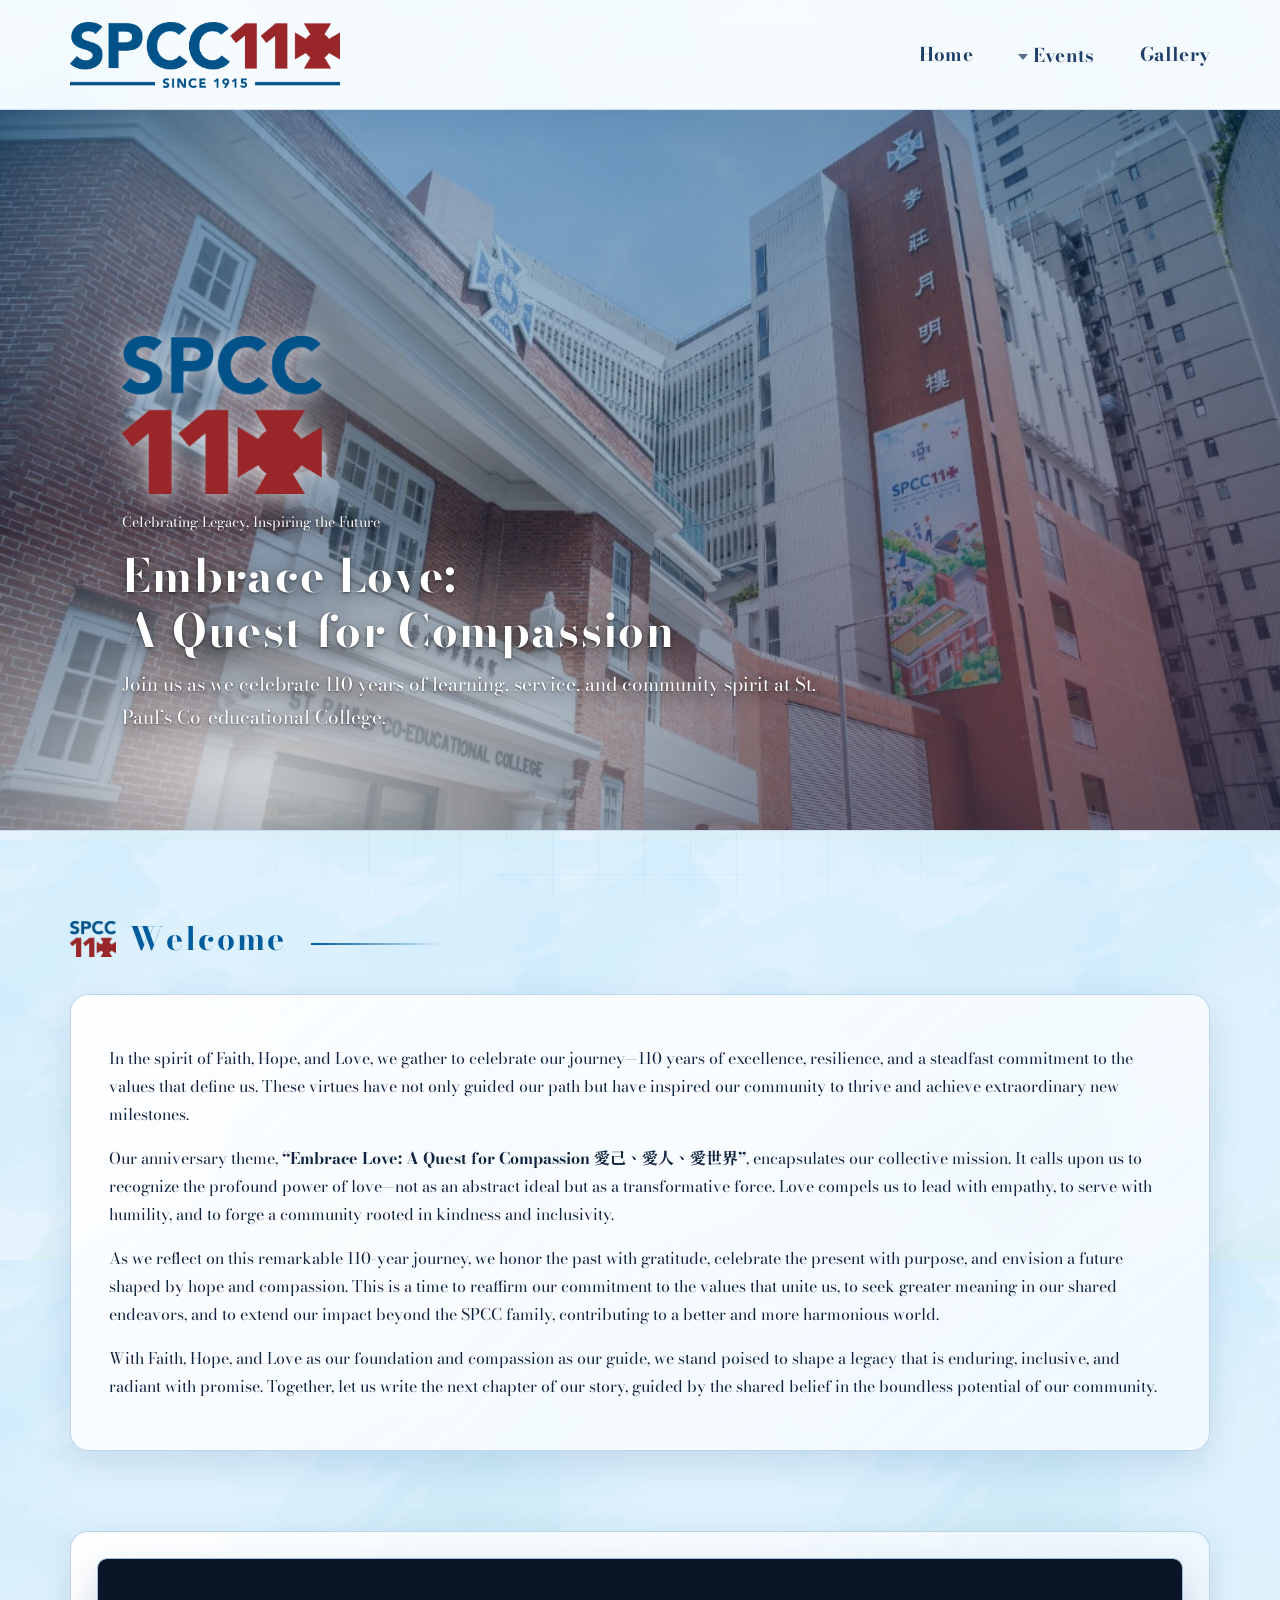
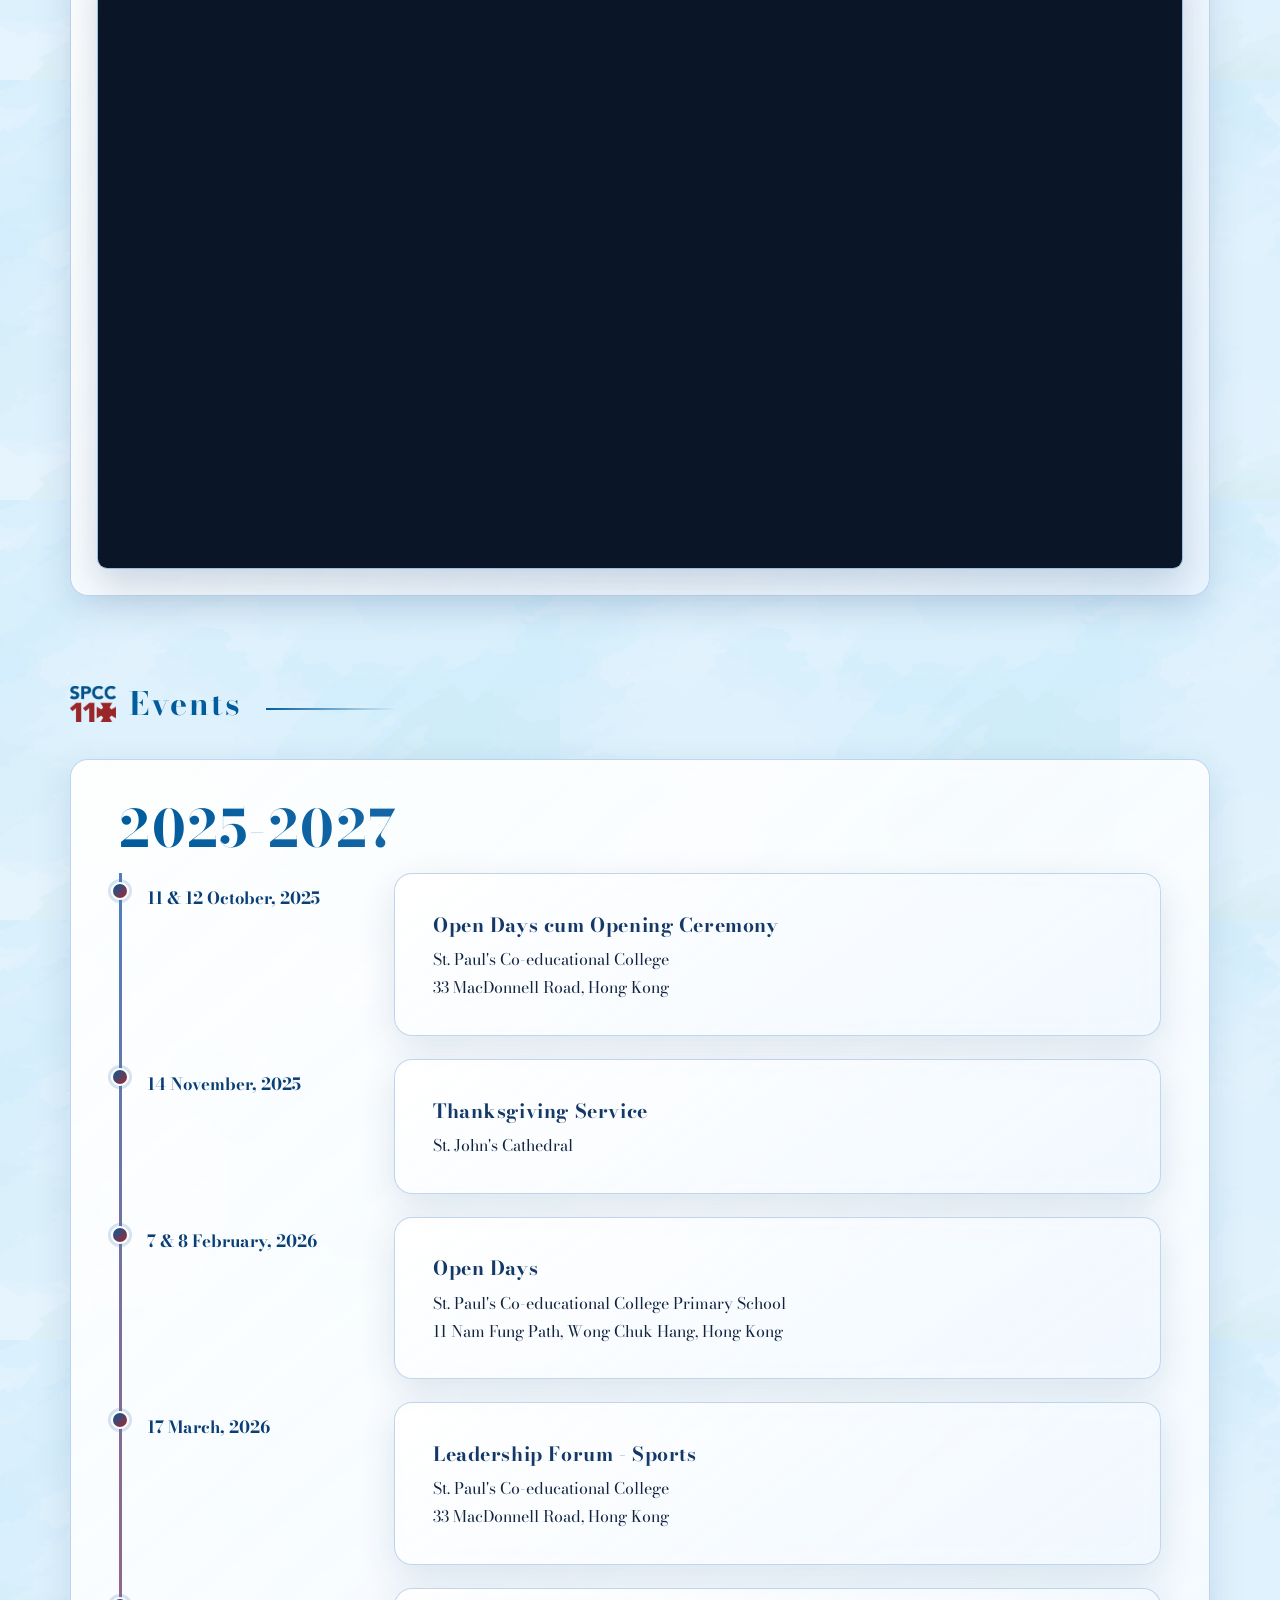
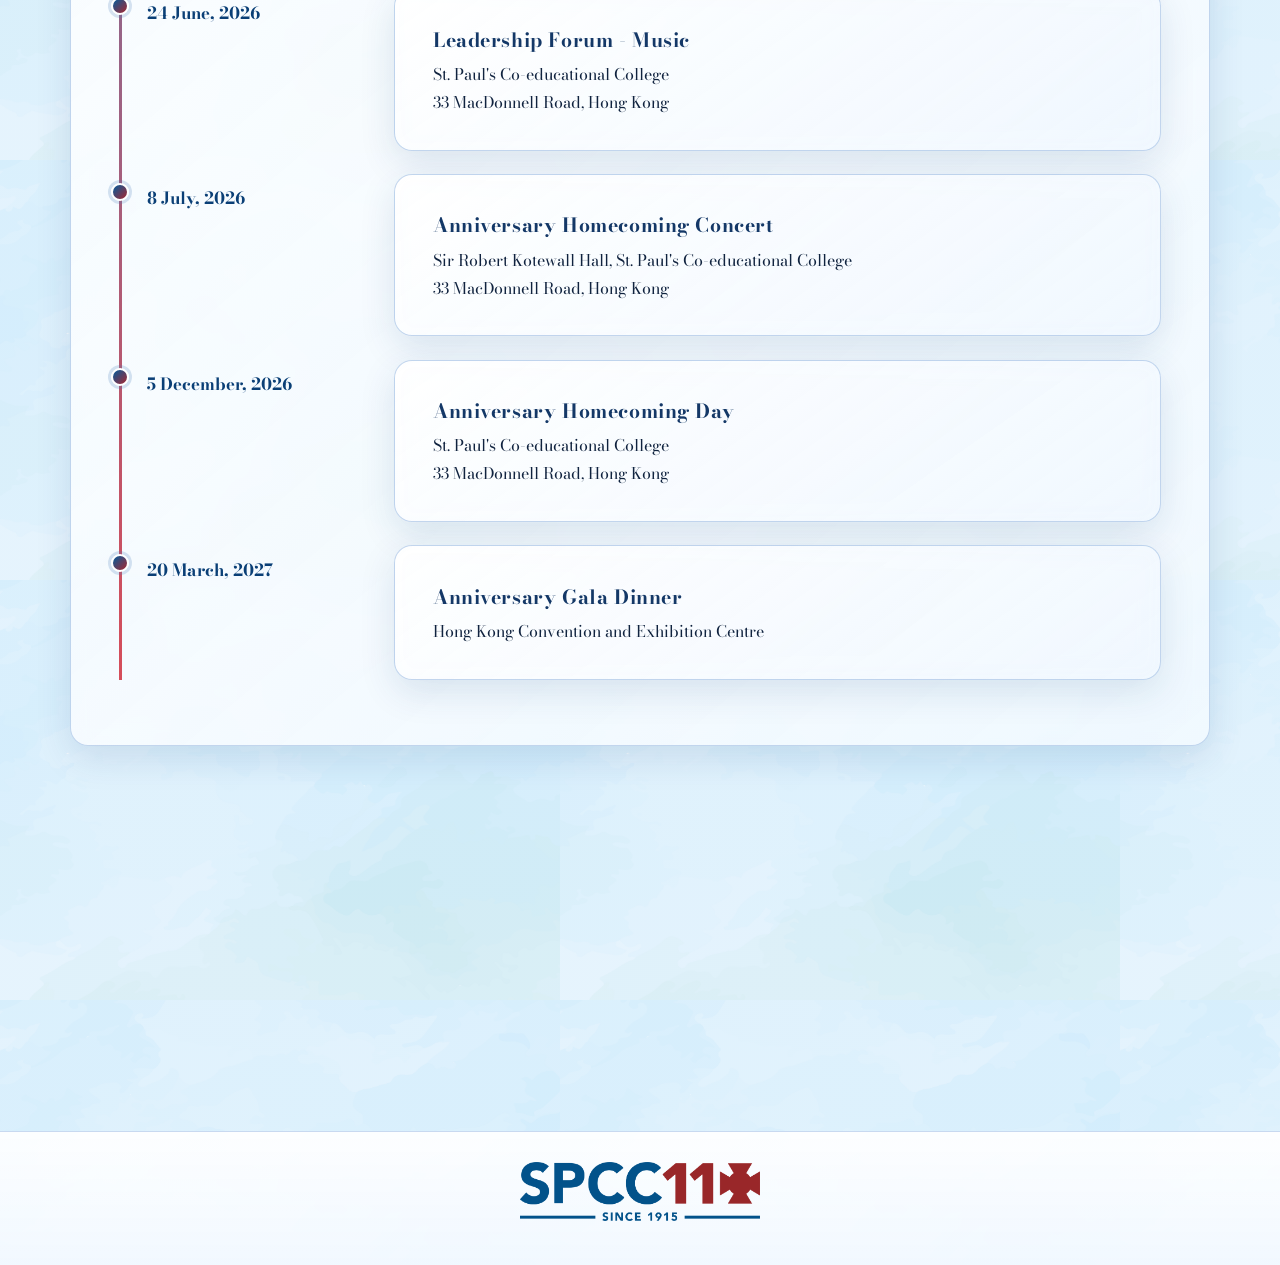
<file: index.html>
<!DOCTYPE html>
<html lang="zh-Hant">
<head>
  <meta charset="UTF-8" />
  <meta name="viewport" content="width=device-width, initial-scale=1.0" />
  <meta http-equiv="Content-Language" content="zh-Hant,en" />
  <title>SPCC 110th Anniversary Celebrations</title>
  <link rel="preconnect" href="https://fonts.googleapis.com" />
  <link rel="preconnect" href="https://fonts.gstatic.com" crossorigin />
  <link
    href="https://fonts.googleapis.com/css2?family=Bodoni+Moda:ital,opsz,wght@0,6..96,400;0,6..96,500;0,6..96,600;0,6..96,700;1,6..96,400&family=Noto+Serif+HK:wght@400;500;600;700&display=swap"
    rel="stylesheet"
  />
  <link rel="icon" type="image/png" href="assets/branding/logo-square-red.png" />
  <link rel="shortcut icon" href="assets/branding/logo-square-red.png" />
  <link rel="apple-touch-icon" href="assets/branding/logo-square-red.png" />
  <link rel="stylesheet" href="styles.css" />
</head>
<body>
  <div class="bg-orb orb-one" aria-hidden="true"></div>
  <div class="bg-orb orb-two" aria-hidden="true"></div>
  <div class="bg-grid" aria-hidden="true"></div>

  <header class="site-header">
    <div class="nav-backdrop" aria-hidden="true"></div>
    <div class="container header-inner">
      <a class="brand" href="index.html" aria-label="Go to home page">
        <img
          class="brand-logo"
          src="assets/branding/logo-wide.png"
          alt="SPCC 110th Anniversary logo"
        />
      </a>
      <button
        type="button"
        class="nav-toggle"
        id="nav-toggle"
        aria-expanded="false"
        aria-controls="site-nav"
        aria-label="Open menu"
      >
        <span class="nav-toggle-bars" aria-hidden="true">
          <span></span>
          <span></span>
          <span></span>
        </span>
      </button>
      <nav id="site-nav" class="main-nav" aria-label="Primary">
        <a href="index.html">Home</a>
        <div class="nav-dropdown">
          <button
            type="button"
            class="nav-dropdown-trigger"
            aria-haspopup="true"
            aria-expanded="false"
            aria-controls="events-submenu"
          >
            Events
          </button>
          <ul id="events-submenu" class="nav-dropdown-menu" role="list">
            <li><a href="openday.html">Open Day</a></li>
            <li><a href="leadershipforum-sports.html">Leadership Forum &mdash; Sports</a></li>
            <li><a href="leadershipforum-music.html">Leadership Forum &mdash; Music</a></li>
            <li><span class="nav-dropdown-note">Anniversary Homecoming Concert (coming soon)</span></li>
            
          </ul>
        </div>
        <a href="gallery/index.html">Gallery</a>
      </nav>
    </div>
  </header>

  <main>
    <section class="hero reveal is-visible">
      <div class="overlay"></div>
      <div class="container hero-content">
        <img
          class="hero-mark"
          src="assets/branding/logo-square-red.png"
          alt="SPCC 110th Anniversary"
          width="3334"
          height="2638"
        />
        <p class="hero-kicker">Celebrating Legacy, Inspiring the Future</p>
        <h2>Embrace Love:<br />A Quest for Compassion</h2>
        <p>
          Join us as we celebrate 110 years of learning, service, and community
          spirit at St. Paul&rsquo;s Co-educational College.
        </p>
      </div>
    </section>

    <section id="welcome" class="container section reveal">
      <div class="section-title">
        <img
          class="section-title-icon"
          src="assets/branding/logo-square-red.png"
          alt=""
          width="64"
          height="51"
          decoding="async"
        />
        <h3>Welcome</h3>
      </div>
      <article class="card welcome-card">
        <p>
          In the spirit of Faith, Hope, and Love, we gather to celebrate our
          journey&mdash;110 years of excellence, resilience, and a steadfast
          commitment to the values that define us. These virtues have not only
          guided our path but have inspired our community to thrive and achieve
          extraordinary new milestones.
        </p>
        <p>
          Our anniversary theme,
          <strong lang="zh-Hant">&ldquo;Embrace Love: A Quest for Compassion 愛己、愛人、愛世界&rdquo;</strong>,
          encapsulates our collective mission. It calls upon us to recognize the
          profound power of love&mdash;not as an
          abstract ideal but as a transformative force. Love compels us to lead
          with empathy, to serve with humility, and to forge a community rooted
          in kindness and inclusivity.
        </p>
        <p>
          As we reflect on this remarkable 110-year journey, we honor the past
          with gratitude, celebrate the present with purpose, and envision a
          future shaped by hope and compassion. This is a time to reaffirm our
          commitment to the values that unite us, to seek greater meaning in
          our shared endeavors, and to extend our impact beyond the SPCC
          family, contributing to a better and more harmonious world.
        </p>
        <p>
          With Faith, Hope, and Love as our foundation and compassion as our
          guide, we stand poised to shape a legacy that is enduring, inclusive,
          and radiant with promise. Together, let us write the next chapter of
          our story, guided by the shared belief in the boundless potential of
          our community.
        </p>
      </article>
    </section>

    <section class="container section reveal" id="theme-song">
      <div class="card video-card">
        <div class="video-wrapper">
          <iframe
            src="https://www.youtube-nocookie.com/embed/Pf36RZ3tcj4?rel=0"
            title="SPCC 110th Anniversary Theme Song"
            loading="lazy"
            allow="accelerometer; clipboard-write; encrypted-media; gyroscope; picture-in-picture; web-share"
            allowfullscreen
          ></iframe>
        </div>
      </div>
    </section>

    <section id="events-preview" class="container section reveal">
      <div class="section-title">
        <img
          class="section-title-icon"
          src="assets/branding/logo-square-red.png"
          alt=""
          width="64"
          height="51"
          decoding="async"
        />
        <h3>Events</h3>
      </div>
      <article class="card">
        <h4 class="events-range">2025-2027</h4>
        <ol class="timeline events-timeline">
          <li class="timeline-item">
            <div class="timeline-date">11 &amp; 12 October, 2025</div>
            <div class="timeline-content card">
              <h4>Open Days cum Opening Ceremony</h4>
              <p>St. Paul's Co-educational College<br />33 MacDonnell Road, Hong Kong</p>
            </div>
          </li>
          <li class="timeline-item">
            <div class="timeline-date">14 November, 2025</div>
            <div class="timeline-content card">
              <h4>Thanksgiving Service</h4>
              <p>St. John's Cathedral</p>
            </div>
          </li>
          <li class="timeline-item">
            <div class="timeline-date">7 &amp; 8 February, 2026</div>
            <div class="timeline-content card">
              <h4>Open Days</h4>
              <p>
                St. Paul's Co-educational College Primary School<br />11 Nam Fung Path, Wong Chuk Hang,
                Hong Kong
              </p>
            </div>
          </li>
          <li class="timeline-item">
            <div class="timeline-date">17 March, 2026</div>
            <div class="timeline-content card">
              <h4>Leadership Forum - Sports</h4>
              <p>St. Paul's Co-educational College<br />33 MacDonnell Road, Hong Kong</p>
            </div>
          </li>
          <li class="timeline-item">
            <div class="timeline-date">24 June, 2026</div>
            <div class="timeline-content card">
              <h4>Leadership Forum - Music</h4>
              <p>St. Paul's Co-educational College<br />33 MacDonnell Road, Hong Kong</p>
            </div>
          </li>
          <li class="timeline-item">
            <div class="timeline-date">8 July, 2026</div>
            <div class="timeline-content card">
              <h4>Anniversary Homecoming Concert</h4>
              <p>
                Sir Robert Kotewall Hall, St. Paul's Co-educational College<br />33 MacDonnell Road,
                Hong Kong
              </p>
            </div>
          </li>
          <li class="timeline-item">
            <div class="timeline-date">5 December, 2026</div>
            <div class="timeline-content card">
              <h4>Anniversary Homecoming Day</h4>
              <p>St. Paul's Co-educational College<br />33 MacDonnell Road, Hong Kong</p>
            </div>
          </li>
          <li class="timeline-item">
            <div class="timeline-date">20 March, 2027</div>
            <div class="timeline-content card">
              <h4>Anniversary Gala Dinner</h4>
              <p>Hong Kong Convention and Exhibition Centre</p>
            </div>
          </li>
        </ol>
      </article>
    </section>

    <section id="contact" class="section section-contact reveal" aria-label="Contact">
      <div class="section-contact__panel">
        <div class="contact-split">
          <div class="contact-split__brand">
            <img
              class="contact-official-logo"
              src="assets/branding/logo-footer-spcc.png"
              alt="St. Paul&rsquo;s Co-educational College &mdash; official emblem and name"
              width="890"
              height="340"
            />
          </div>
          <div class="contact-split__info">
            <ul class="contact-list">
              <li>
                <span class="contact-icon" aria-hidden="true">
                  <svg xmlns="http://www.w3.org/2000/svg" width="22" height="22" viewBox="0 0 24 24" fill="none" stroke="currentColor" stroke-width="2" stroke-linecap="round" stroke-linejoin="round"><path d="M20 10c0 6-8 12-8 12s-8-6-8-12a8 8 0 0 1 16 0Z"/><circle cx="12" cy="10" r="3"/></svg>
                </span>
                <span>33 MacDonnell Road</span>
              </li>
              <li>
                <span class="contact-icon" aria-hidden="true">
                  <svg xmlns="http://www.w3.org/2000/svg" width="22" height="22" viewBox="0 0 24 24" fill="none" stroke="currentColor" stroke-width="2" stroke-linecap="round" stroke-linejoin="round"><rect width="20" height="16" x="2" y="4" rx="2"/><path d="m22 7-8.97 5.7a1.94 1.94 0 0 1-2.06 0L2 7"/></svg>
                </span>
                <a href="mailto:spcc110@spcc.edu.hk">spcc110@spcc.edu.hk</a>
              </li>
              <li>
                <span class="contact-icon" aria-hidden="true">
                  <svg xmlns="http://www.w3.org/2000/svg" width="22" height="22" viewBox="0 0 24 24" fill="none" stroke="currentColor" stroke-width="2" stroke-linecap="round" stroke-linejoin="round"><circle cx="12" cy="12" r="10"/><path d="M12 2a14.5 14.5 0 0 0 0 20 14.5 14.5 0 0 0 0-20"/><path d="M2 12h20"/></svg>
                </span>
                <a href="https://spcc.edu.hk" target="_blank" rel="noopener noreferrer">spcc.edu.hk</a>
              </li>
            </ul>
          </div>
        </div>
      </div>
    </section>
  </main>

  <footer class="site-footer">
    <div class="container">
      <img
        class="footer-logo"
        src="assets/branding/logo-wide.png"
        alt="SPCC 110th Anniversary logo"
      />
    </div>
  </footer>

  <script src="script.js"></script>
</body>
</html>
</file>
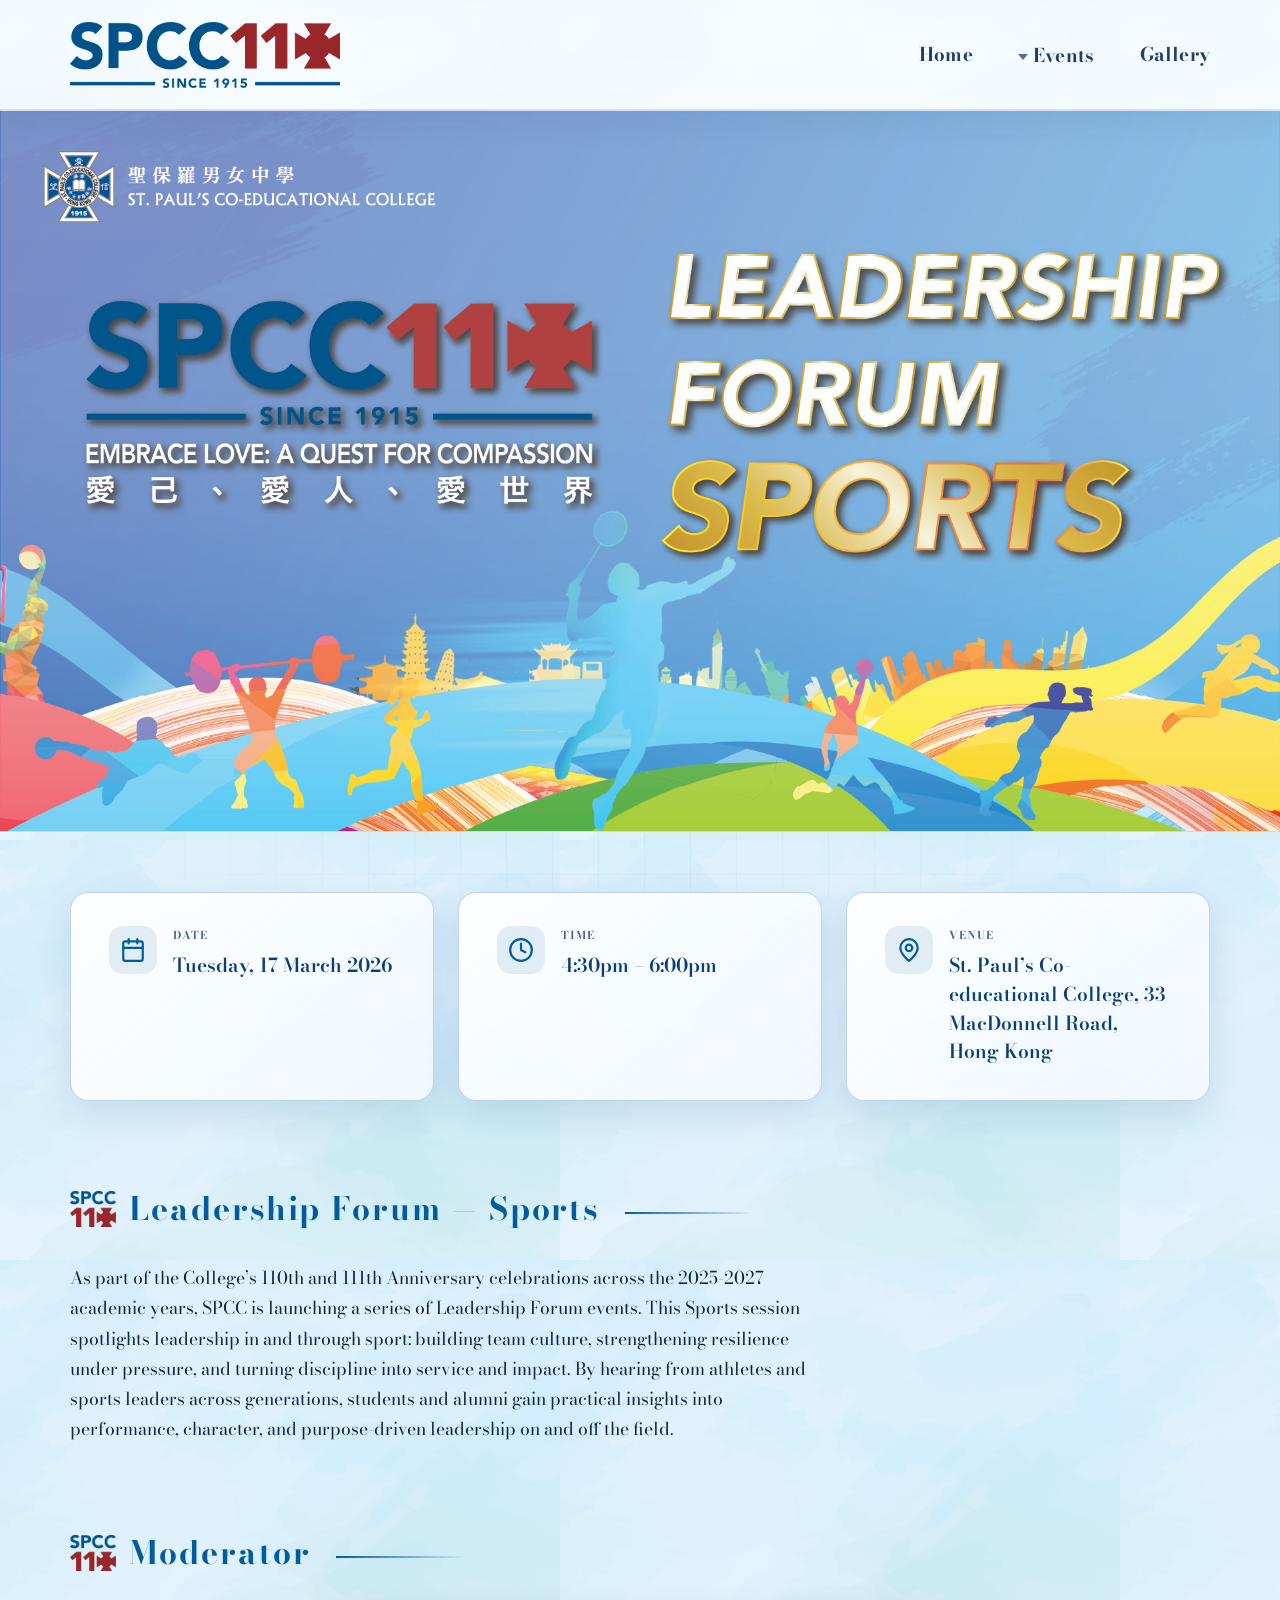
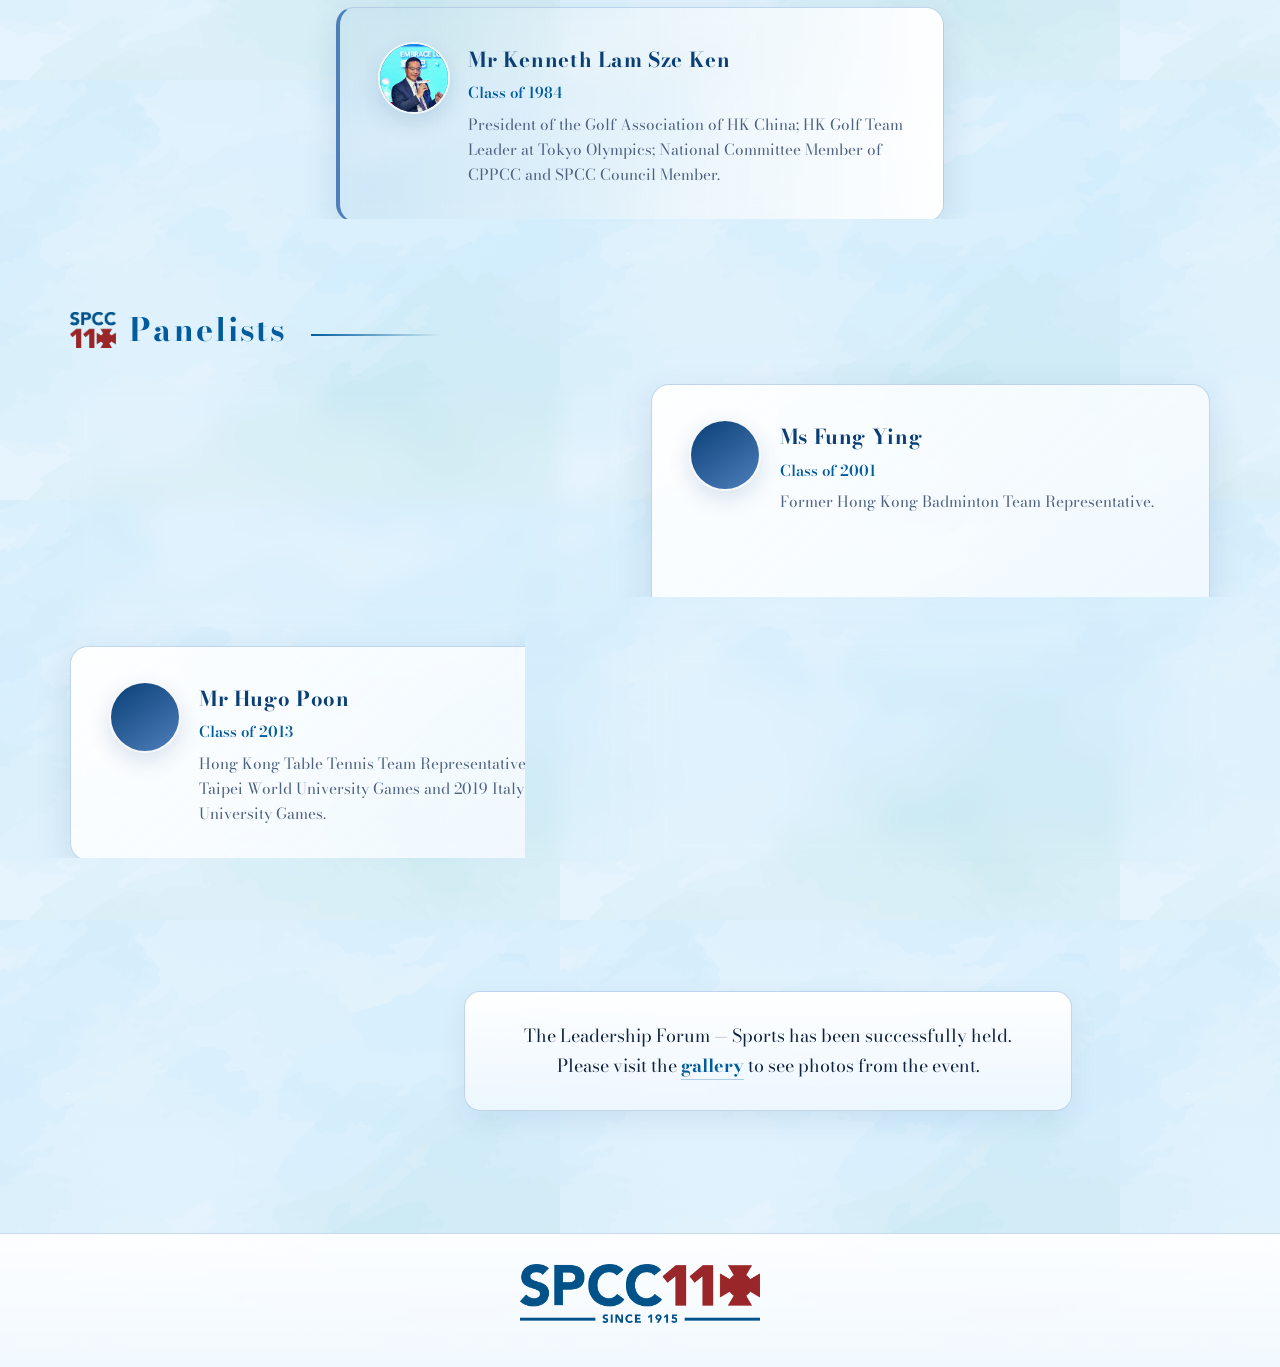
<file: leadershipforum-sports.html>
<!DOCTYPE html>
<html lang="zh-Hant">
<head>
  <meta charset="UTF-8" />
  <meta name="viewport" content="width=device-width, initial-scale=1.0" />
  <meta http-equiv="Content-Language" content="zh-Hant,en" />
  <title>Leadership Forum (Sports) &mdash; SPCC 110th Anniversary Celebrations</title>
  <meta property="og:title" content="Leadership Forum (Sports) — SPCC 110th Anniversary Celebrations" />
  <meta property="og:description" content="Leadership Forum (Sports) as part of SPCC 110th and 111th Anniversary celebrations." />
  <meta property="og:type" content="website" />
  <meta property="og:image" content="/assets/Leadership Forum (Sports)/Leadership Forum Sports.jpg" />
  <meta property="og:image:alt" content="Leadership Forum (Sports) banner" />
  <meta name="twitter:card" content="summary_large_image" />
  <meta name="twitter:title" content="Leadership Forum (Sports) — SPCC 110th Anniversary Celebrations" />
  <meta name="twitter:description" content="Leadership Forum (Sports) as part of SPCC 110th and 111th Anniversary celebrations." />
  <meta name="twitter:image" content="/assets/Leadership Forum (Sports)/Leadership Forum Sports.jpg" />
  <link rel="preconnect" href="https://fonts.googleapis.com" />
  <link rel="preconnect" href="https://fonts.gstatic.com" crossorigin />
  <link
    href="https://fonts.googleapis.com/css2?family=Bodoni+Moda:ital,opsz,wght@0,6..96,400;0,6..96,500;0,6..96,600;0,6..96,700;1,6..96,400&family=Noto+Serif+HK:wght@400;500;600;700&display=swap"
    rel="stylesheet"
  />
  <link rel="icon" type="image/png" href="assets/branding/logo-square-red.png" />
  <link rel="shortcut icon" href="assets/branding/logo-square-red.png" />
  <link rel="apple-touch-icon" href="assets/branding/logo-square-red.png" />
  <link rel="stylesheet" href="styles.css" />
</head>
<body>
  <div class="bg-orb orb-one" aria-hidden="true"></div>
  <div class="bg-orb orb-two" aria-hidden="true"></div>
  <div class="bg-grid" aria-hidden="true"></div>

  <header class="site-header">
    <div class="nav-backdrop" aria-hidden="true"></div>
    <div class="container header-inner">
      <a class="brand" href="index.html" aria-label="Go to home page">
        <img
          class="brand-logo"
          src="assets/branding/logo-wide.png"
          alt="SPCC 110th Anniversary logo"
        />
      </a>
      <button
        type="button"
        class="nav-toggle"
        id="nav-toggle"
        aria-expanded="false"
        aria-controls="site-nav"
        aria-label="Open menu"
      >
        <span class="nav-toggle-bars" aria-hidden="true">
          <span></span>
          <span></span>
          <span></span>
        </span>
      </button>
      <nav id="site-nav" class="main-nav" aria-label="Primary">
        <a href="index.html">Home</a>
        <div class="nav-dropdown">
          <button
            type="button"
            class="nav-dropdown-trigger"
            aria-haspopup="true"
            aria-expanded="false"
            aria-controls="events-submenu"
          >
            Events
          </button>
          <ul id="events-submenu" class="nav-dropdown-menu" role="list">
            <li><a href="openday.html">Open Day</a></li>
            <li><a href="leadershipforum-sports.html" aria-current="page">Leadership Forum &mdash; Sports</a></li>
            <li><a href="leadershipforum-music.html">Leadership Forum &mdash; Music</a></li>
            <li><span class="nav-dropdown-note">Anniversary Homecoming Concert (coming soon)</span></li>
            
          </ul>
        </div>
        <a href="gallery/index.html">Gallery</a>
      </nav>
    </div>
  </header>

  <main id="forum-sports" class="event-page">
    <section
      class="hero hero--image-only reveal is-visible"
      aria-label="Leadership Forum — Sports banner"
    >
      <img
        class="hero-banner-img"
        src="assets/Leadership Forum (Sports)/Leadership Forum Sports.jpg"
        alt="Leadership Forum — Sports, SPCC 110th anniversary"
        width="1921"
        height="1081"
        decoding="async"
        fetchpriority="high"
      />
    </section>

    <section class="container section reveal" aria-label="Event details">
      <div class="event-meta-cards">
        <article class="card event-detail-card">
          <span class="event-detail-card__icon" aria-hidden="true">
            <svg xmlns="http://www.w3.org/2000/svg" width="26" height="26" viewBox="0 0 24 24" fill="none" stroke="currentColor" stroke-width="2" stroke-linecap="round" stroke-linejoin="round">
              <rect width="18" height="18" x="3" y="4" rx="2" ry="2" />
              <line x1="16" x2="16" y1="2" y2="6" />
              <line x1="8" x2="8" y1="2" y2="6" />
              <line x1="3" x2="21" y1="10" y2="10" />
            </svg>
          </span>
          <div class="event-detail-card__body">
            <p class="event-detail-card__label">Date</p>
            <p class="event-detail-card__value">Tuesday, 17 March 2026</p>
          </div>
        </article>

        <article class="card event-detail-card">
          <span class="event-detail-card__icon" aria-hidden="true">
            <svg xmlns="http://www.w3.org/2000/svg" width="26" height="26" viewBox="0 0 24 24" fill="none" stroke="currentColor" stroke-width="2" stroke-linecap="round" stroke-linejoin="round">
              <circle cx="12" cy="12" r="10" />
              <polyline points="12 6 12 12 16 14" />
            </svg>
          </span>
          <div class="event-detail-card__body">
            <p class="event-detail-card__label">Time</p>
            <p class="event-detail-card__value">4:30pm &ndash; 6:00pm</p>
          </div>
        </article>

        <article class="card event-detail-card">
          <span class="event-detail-card__icon" aria-hidden="true">
            <svg xmlns="http://www.w3.org/2000/svg" width="26" height="26" viewBox="0 0 24 24" fill="none" stroke="currentColor" stroke-width="2" stroke-linecap="round" stroke-linejoin="round">
              <path d="M20 10c0 6-8 12-8 12s-8-6-8-12a8 8 0 0 1 16 0Z" />
              <circle cx="12" cy="10" r="3" />
            </svg>
          </span>
          <div class="event-detail-card__body">
            <p class="event-detail-card__label">Venue</p>
            <p class="event-detail-card__value">St. Paul&rsquo;s Co-educational College, 33 MacDonnell Road, Hong Kong</p>
          </div>
        </article>
      </div>
    </section>

    <section class="container section reveal" aria-labelledby="forum-sports-intro-heading">
      <div class="section-title">
        <img class="section-title-icon" src="assets/branding/logo-square-red.png" alt="" width="64" height="51" decoding="async" />
        <h3 id="forum-sports-intro-heading">Leadership Forum &mdash; Sports</h3>
      </div>
      <p class="forum-intro">
        As part of the College&rsquo;s 110th and 111th Anniversary celebrations across the 2025-2027 academic years, SPCC is launching a series of Leadership Forum events. This Sports session spotlights leadership in and through sport: building team culture, strengthening resilience under pressure, and turning discipline into service and impact. By hearing from athletes and sports leaders across generations, students and alumni gain practical insights into performance, character, and purpose-driven leadership on and off the field.
      </p>
    </section>

    <section class="container section reveal" aria-labelledby="forum-sports-moderator-heading">
      <div class="section-title">
        <img class="section-title-icon" src="assets/branding/logo-square-red.png" alt="" width="64" height="51" decoding="async" />
        <h3 id="forum-sports-moderator-heading">Moderator</h3>
      </div>
      <article class="card forum-person-card forum-person-card--moderator">
        <div class="forum-person-card__avatar">
          <img
            src="assets/Leadership Forum (Sports)/Mr Kenneth Lam Sze Ken.JPG"
            alt="Mr Kenneth Lam Sze Ken"
            width="3600"
            height="5408"
            decoding="async"
          />
        </div>
        <div class="forum-person-card__body">
          <h4 class="forum-person-card__name">Mr Kenneth Lam Sze Ken</h4>
          <p class="forum-person-card__role">Class of 1984</p>
          <p class="forum-person-card__bio">
            President of the Golf Association of HK China; HK Golf Team Leader at Tokyo Olympics; National Committee Member of CPPCC and SPCC Council Member.
          </p>
        </div>
      </article>
    </section>

    <section class="container section reveal" aria-labelledby="forum-sports-speakers-heading">
      <div class="section-title">
        <img class="section-title-icon" src="assets/branding/logo-square-red.png" alt="" width="64" height="51" decoding="async" />
        <h3 id="forum-sports-speakers-heading">Panelists</h3>
      </div>
      <div class="forum-speakers-grid">
        <article class="card forum-person-card">
          <div class="forum-person-card__avatar">
          <img
            src="assets/Leadership Forum (Sports)/The Hon Kenneth Fok Kai Kong.JPG"
            alt="The Hon Kenneth Fok Kai Kong"
            width="5496"
            height="8256"
            decoding="async"
          />
        </div>
          <div class="forum-person-card__body">
            <h4 class="forum-person-card__name">The Hon Kenneth Fok Kai Kong</h4>
            <p class="forum-person-card__role">Class of 1996</p>
            <p class="forum-person-card__bio">Deputy of the HKSAR to National People&rsquo;s Congress, Member of the Legislative Council of the HKSAR, and Vice President of Sports Federation &amp; Olympic Committee of Hong Kong.</p>
          </div>
        </article>

        <article class="card forum-person-card">
          <div class="forum-person-card__avatar">
          <img
            src="assets/Leadership Forum (Sports)/Ms Fung Ying.JPG"
            alt="Ms Fung Ying"
            width="3600"
            height="5408"
            decoding="async"
          />
        </div>
          <div class="forum-person-card__body">
            <h4 class="forum-person-card__name">Ms Fung Ying</h4>
            <p class="forum-person-card__role">Class of 2001</p>
            <p class="forum-person-card__bio">Former Hong Kong Badminton Team Representative.</p>
          </div>
        </article>

        <article class="card forum-person-card">
          <div class="forum-person-card__avatar">
          <img
            src="assets/Leadership Forum (Sports)/Mr Hugo Poon.JPG"
            alt="Mr Hugo Poon"
            width="3600"
            height="5408"
            decoding="async"
          />
        </div>
          <div class="forum-person-card__body">
            <h4 class="forum-person-card__name">Mr Hugo Poon</h4>
            <p class="forum-person-card__role">Class of 2013</p>
            <p class="forum-person-card__bio">Hong Kong Table Tennis Team Representative for 2017 Taipei World University Games and 2019 Italy World University Games.</p>
          </div>
        </article>

        <article class="card forum-person-card">
          <div class="forum-person-card__avatar">
          <img
            src="assets/Leadership Forum (Sports)/Ms Ng Wing Lam.JPG"
            alt="Miss Ng Wing Lam"
            width="3600"
            height="5408"
            decoding="async"
          />
        </div>
          <div class="forum-person-card__body">
            <h4 class="forum-person-card__name">Miss Ng Wing Lam</h4>
            <p class="forum-person-card__role">Class of 2021</p>
            <p class="forum-person-card__bio">Current Hong Kong Table Tennis Team Representative.</p>
          </div>
        </article>
      </div>
    </section>

    <section class="container section reveal" aria-label="Event gallery">
      <div class="event-open-day-aside">
        <figure class="event-bear-figure">
          <img
            class="event-bear-img"
            src="assets/Open Day/SPCC bear.png"
            alt="SPCC 110th anniversary bear mascot"
            width="3544"
            height="3545"
            decoding="async"
          />
        </figure>
        <div class="event-callout">
          <p>
            The Leadership Forum &mdash; Sports has been successfully held. Please visit the
            <a href="gallery/leadershipforum-sports.html" class="event-text-link">gallery</a>
            to see photos from the event.
          </p>
        </div>
      </div>
    </section>
  </main>

  <footer class="site-footer">
    <div class="container">
      <img
        class="footer-logo"
        src="assets/branding/logo-wide.png"
        alt="SPCC 110th Anniversary logo"
      />
    </div>
  </footer>

  <script src="script.js"></script>
</body>
</html>
</file>
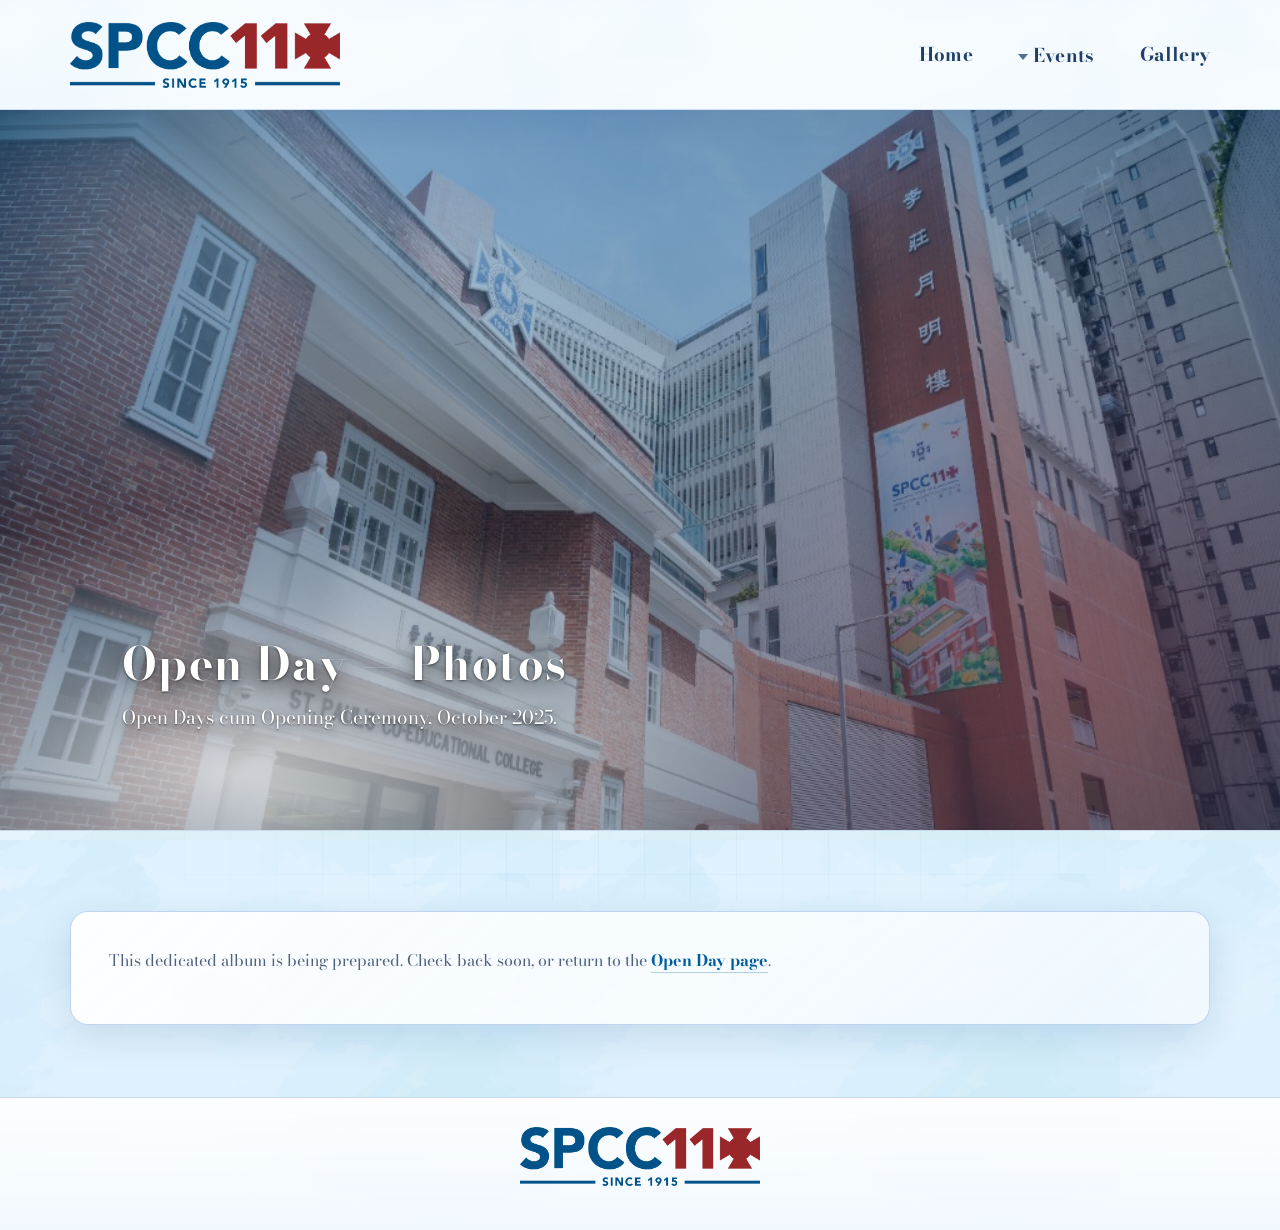
<file: openday-gallery.html>
<!DOCTYPE html>
<html lang="zh-Hant">
<head>
  <meta charset="UTF-8" />
  <meta name="viewport" content="width=device-width, initial-scale=1.0" />
  <meta http-equiv="Content-Language" content="zh-Hant,en" />
  <title>Open Day photo gallery &mdash; SPCC 110th Anniversary Celebrations</title>
  <link rel="preconnect" href="https://fonts.googleapis.com" />
  <link rel="preconnect" href="https://fonts.gstatic.com" crossorigin />
  <link
    href="https://fonts.googleapis.com/css2?family=Bodoni+Moda:ital,opsz,wght@0,6..96,400;0,6..96,500;0,6..96,600;0,6..96,700;1,6..96,400&family=Noto+Serif+HK:wght@400;500;600;700&display=swap"
    rel="stylesheet"
  />
  <link rel="icon" type="image/png" href="assets/branding/logo-square-red.png" />
  <link rel="shortcut icon" href="assets/branding/logo-square-red.png" />
  <link rel="apple-touch-icon" href="assets/branding/logo-square-red.png" />
  <link rel="stylesheet" href="styles.css" />
</head>
<body>
  <div class="bg-orb orb-one" aria-hidden="true"></div>
  <div class="bg-orb orb-two" aria-hidden="true"></div>
  <div class="bg-grid" aria-hidden="true"></div>

  <header class="site-header">
    <div class="nav-backdrop" aria-hidden="true"></div>
    <div class="container header-inner">
      <a class="brand" href="index.html" aria-label="Go to home page">
        <img
          class="brand-logo"
          src="assets/branding/logo-wide.png"
          alt="SPCC 110th Anniversary logo"
        />
      </a>
      <button
        type="button"
        class="nav-toggle"
        id="nav-toggle"
        aria-expanded="false"
        aria-controls="site-nav"
        aria-label="Open menu"
      >
        <span class="nav-toggle-bars" aria-hidden="true">
          <span></span>
          <span></span>
          <span></span>
        </span>
      </button>
      <nav id="site-nav" class="main-nav" aria-label="Primary">
        <a href="index.html">Home</a>
        <div class="nav-dropdown">
          <button
            type="button"
            class="nav-dropdown-trigger"
            aria-haspopup="true"
            aria-expanded="false"
            aria-controls="events-submenu"
          >
            Events
          </button>
          <ul id="events-submenu" class="nav-dropdown-menu" role="list">
            <li><a href="openday.html">Open Day</a></li>
            <li><a href="leadershipforum-sports.html">Leadership Forum &mdash; Sports</a></li>
            <li><a href="leadershipforum-music.html">Leadership Forum &mdash; Music</a></li>
            <li><span class="nav-dropdown-note">Anniversary Homecoming Concert (coming soon)</span></li>
            
          </ul>
        </div>
        <a href="gallery/index.html">Gallery</a>
      </nav>
    </div>
  </header>

  <main>
    <section class="hero reveal is-visible">
      <div class="overlay"></div>
      <div class="container hero-content">
        <h2>Open Day &mdash; Photos</h2>
        <p>Open Days cum Opening Ceremony, October 2025.</p>
      </div>
    </section>

    <section class="container section reveal">
      <article class="card">
        <p class="gallery-note">
          This dedicated album is being prepared. Check back soon, or return to the
          <a class="event-text-link" href="openday.html">Open Day page</a>.
        </p>
      </article>
    </section>
  </main>

  <footer class="site-footer">
    <div class="container">
      <img
        class="footer-logo"
        src="assets/branding/logo-wide.png"
        alt="SPCC 110th Anniversary logo"
      />
    </div>
  </footer>

  <script src="script.js"></script>
</body>
</html>
</file>
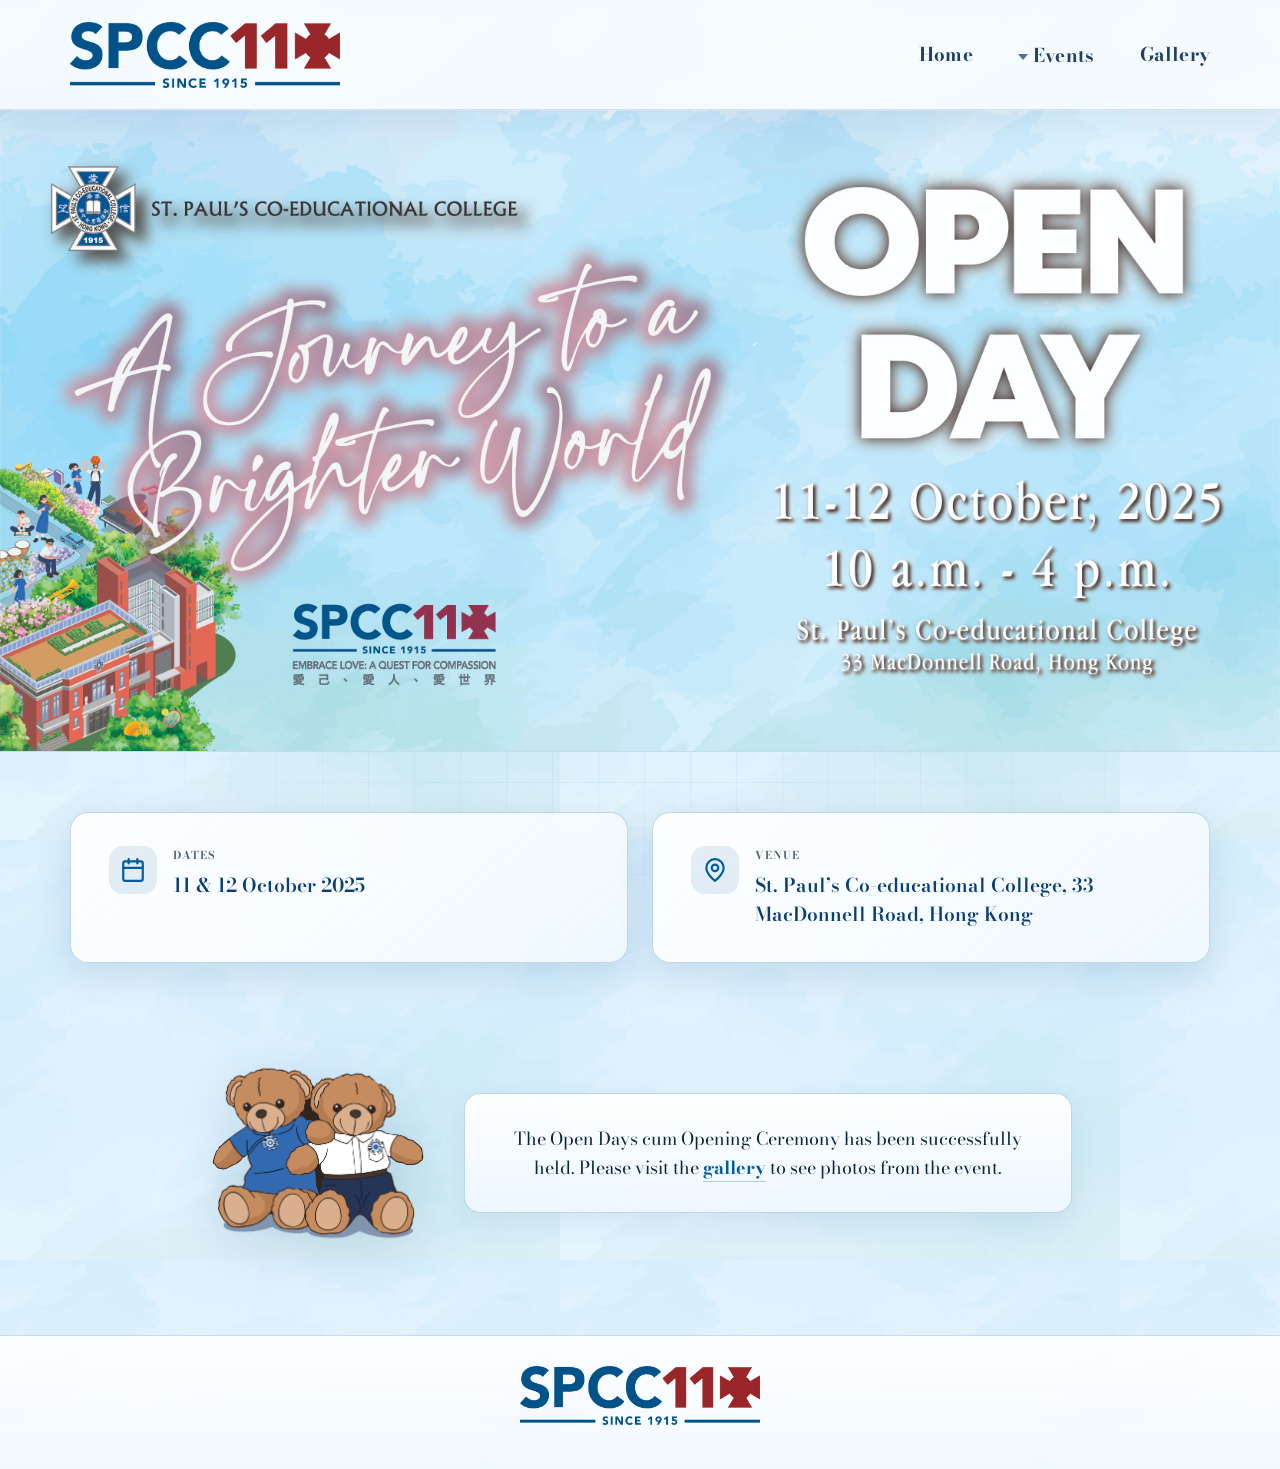
<file: openday.html>
<!DOCTYPE html>
<html lang="zh-Hant">
<head>
  <meta charset="UTF-8" />
  <meta name="viewport" content="width=device-width, initial-scale=1.0" />
  <meta http-equiv="Content-Language" content="zh-Hant,en" />
  <title>Open Days cum Opening Ceremony &mdash; SPCC 110th Anniversary Celebrations</title>
  <meta property="og:title" content="Open Days cum Opening Ceremony — SPCC 110th Anniversary Celebrations" />
  <meta property="og:description" content="Open Days cum Opening Ceremony as part of SPCC 110th and 111th Anniversary celebrations." />
  <meta property="og:type" content="website" />
  <meta property="og:image" content="/assets/Open Day/Open Day banner.jpg" />
  <meta property="og:image:alt" content="Open Days cum Opening Ceremony banner" />
  <meta name="twitter:card" content="summary_large_image" />
  <meta name="twitter:title" content="Open Days cum Opening Ceremony — SPCC 110th Anniversary Celebrations" />
  <meta name="twitter:description" content="Open Days cum Opening Ceremony as part of SPCC 110th and 111th Anniversary celebrations." />
  <meta name="twitter:image" content="/assets/Open Day/Open Day banner.jpg" />
  <link rel="preconnect" href="https://fonts.googleapis.com" />
  <link rel="preconnect" href="https://fonts.gstatic.com" crossorigin />
  <link
    href="https://fonts.googleapis.com/css2?family=Bodoni+Moda:ital,opsz,wght@0,6..96,400;0,6..96,500;0,6..96,600;0,6..96,700;1,6..96,400&family=Noto+Serif+HK:wght@400;500;600;700&display=swap"
    rel="stylesheet"
  />
  <link rel="icon" type="image/png" href="assets/branding/logo-square-red.png" />
  <link rel="shortcut icon" href="assets/branding/logo-square-red.png" />
  <link rel="apple-touch-icon" href="assets/branding/logo-square-red.png" />
  <link rel="stylesheet" href="styles.css" />
</head>
<body>
  <div class="bg-orb orb-one" aria-hidden="true"></div>
  <div class="bg-orb orb-two" aria-hidden="true"></div>
  <div class="bg-grid" aria-hidden="true"></div>

  <header class="site-header">
    <div class="nav-backdrop" aria-hidden="true"></div>
    <div class="container header-inner">
      <a class="brand" href="index.html" aria-label="Go to home page">
        <img
          class="brand-logo"
          src="assets/branding/logo-wide.png"
          alt="SPCC 110th Anniversary logo"
        />
      </a>
      <button
        type="button"
        class="nav-toggle"
        id="nav-toggle"
        aria-expanded="false"
        aria-controls="site-nav"
        aria-label="Open menu"
      >
        <span class="nav-toggle-bars" aria-hidden="true">
          <span></span>
          <span></span>
          <span></span>
        </span>
      </button>
      <nav id="site-nav" class="main-nav" aria-label="Primary">
        <a href="index.html">Home</a>
        <div class="nav-dropdown">
          <button
            type="button"
            class="nav-dropdown-trigger"
            aria-haspopup="true"
            aria-expanded="false"
            aria-controls="events-submenu"
          >
            Events
          </button>
          <ul id="events-submenu" class="nav-dropdown-menu" role="list">
            <li><a href="openday.html" aria-current="page">Open Day</a></li>
            <li><a href="leadershipforum-sports.html">Leadership Forum &mdash; Sports</a></li>
            <li><a href="leadershipforum-music.html">Leadership Forum &mdash; Music</a></li>
            <li><span class="nav-dropdown-note">Anniversary Homecoming Concert (coming soon)</span></li>
            
          </ul>
        </div>
        <a href="gallery/index.html">Gallery</a>
      </nav>
    </div>
  </header>

  <main id="openday" class="event-page">
    <section
      class="hero hero--image-only reveal is-visible"
      aria-label="Open Days cum Opening Ceremony — October 2025"
    >
      <img
        class="hero-banner-img"
        src="assets/Open Day/Open Day banner.jpg"
        alt="Open Days cum Opening Ceremony for the SPCC 110th anniversary, 11–12 October 2025."
        decoding="async"
        fetchpriority="high"
      />
    </section>

    <section class="container section reveal" aria-label="Event dates and venue">
      <div class="event-meta-cards">
        <article class="card event-detail-card">
          <span class="event-detail-card__icon" aria-hidden="true">
            <svg
              xmlns="http://www.w3.org/2000/svg"
              width="26"
              height="26"
              viewBox="0 0 24 24"
              fill="none"
              stroke="currentColor"
              stroke-width="2"
              stroke-linecap="round"
              stroke-linejoin="round"
            >
              <rect width="18" height="18" x="3" y="4" rx="2" ry="2" />
              <line x1="16" x2="16" y1="2" y2="6" />
              <line x1="8" x2="8" y1="2" y2="6" />
              <line x1="3" x2="21" y1="10" y2="10" />
            </svg>
          </span>
          <div class="event-detail-card__body">
            <p class="event-detail-card__label">Dates</p>
            <p class="event-detail-card__value">11 &amp; 12 October 2025</p>
          </div>
        </article>
        <article class="card event-detail-card">
          <span class="event-detail-card__icon" aria-hidden="true">
            <svg
              xmlns="http://www.w3.org/2000/svg"
              width="26"
              height="26"
              viewBox="0 0 24 24"
              fill="none"
              stroke="currentColor"
              stroke-width="2"
              stroke-linecap="round"
              stroke-linejoin="round"
            >
              <path d="M20 10c0 6-8 12-8 12s-8-6-8-12a8 8 0 0 1 16 0Z" />
              <circle cx="12" cy="10" r="3" />
            </svg>
          </span>
          <div class="event-detail-card__body">
            <p class="event-detail-card__label">Venue</p>
            <p class="event-detail-card__value">
              St. Paul&rsquo;s Co-educational College, 33 MacDonnell Road, Hong Kong
            </p>
          </div>
        </article>
      </div>
    </section>

    <section class="container section reveal">
      <div class="event-open-day-aside">
        <figure class="event-bear-figure">
          <img
            class="event-bear-img"
            src="assets/Open Day/SPCC bear.png"
            alt="SPCC 110th anniversary bear mascot"
            width="3544"
            height="3545"
            decoding="async"
          />
        </figure>
        <div class="event-callout">
          <p>
            The Open Days cum Opening Ceremony has been successfully held. Please visit the
            <a href="gallery/opendays.html" class="event-text-link">gallery</a>
            to see photos from the event.
          </p>
        </div>
      </div>
    </section>
  </main>

  <footer class="site-footer">
    <div class="container">
      <img
        class="footer-logo"
        src="assets/branding/logo-wide.png"
        alt="SPCC 110th Anniversary logo"
      />
    </div>
  </footer>

  <script src="script.js"></script>
</body>
</html>
</file>
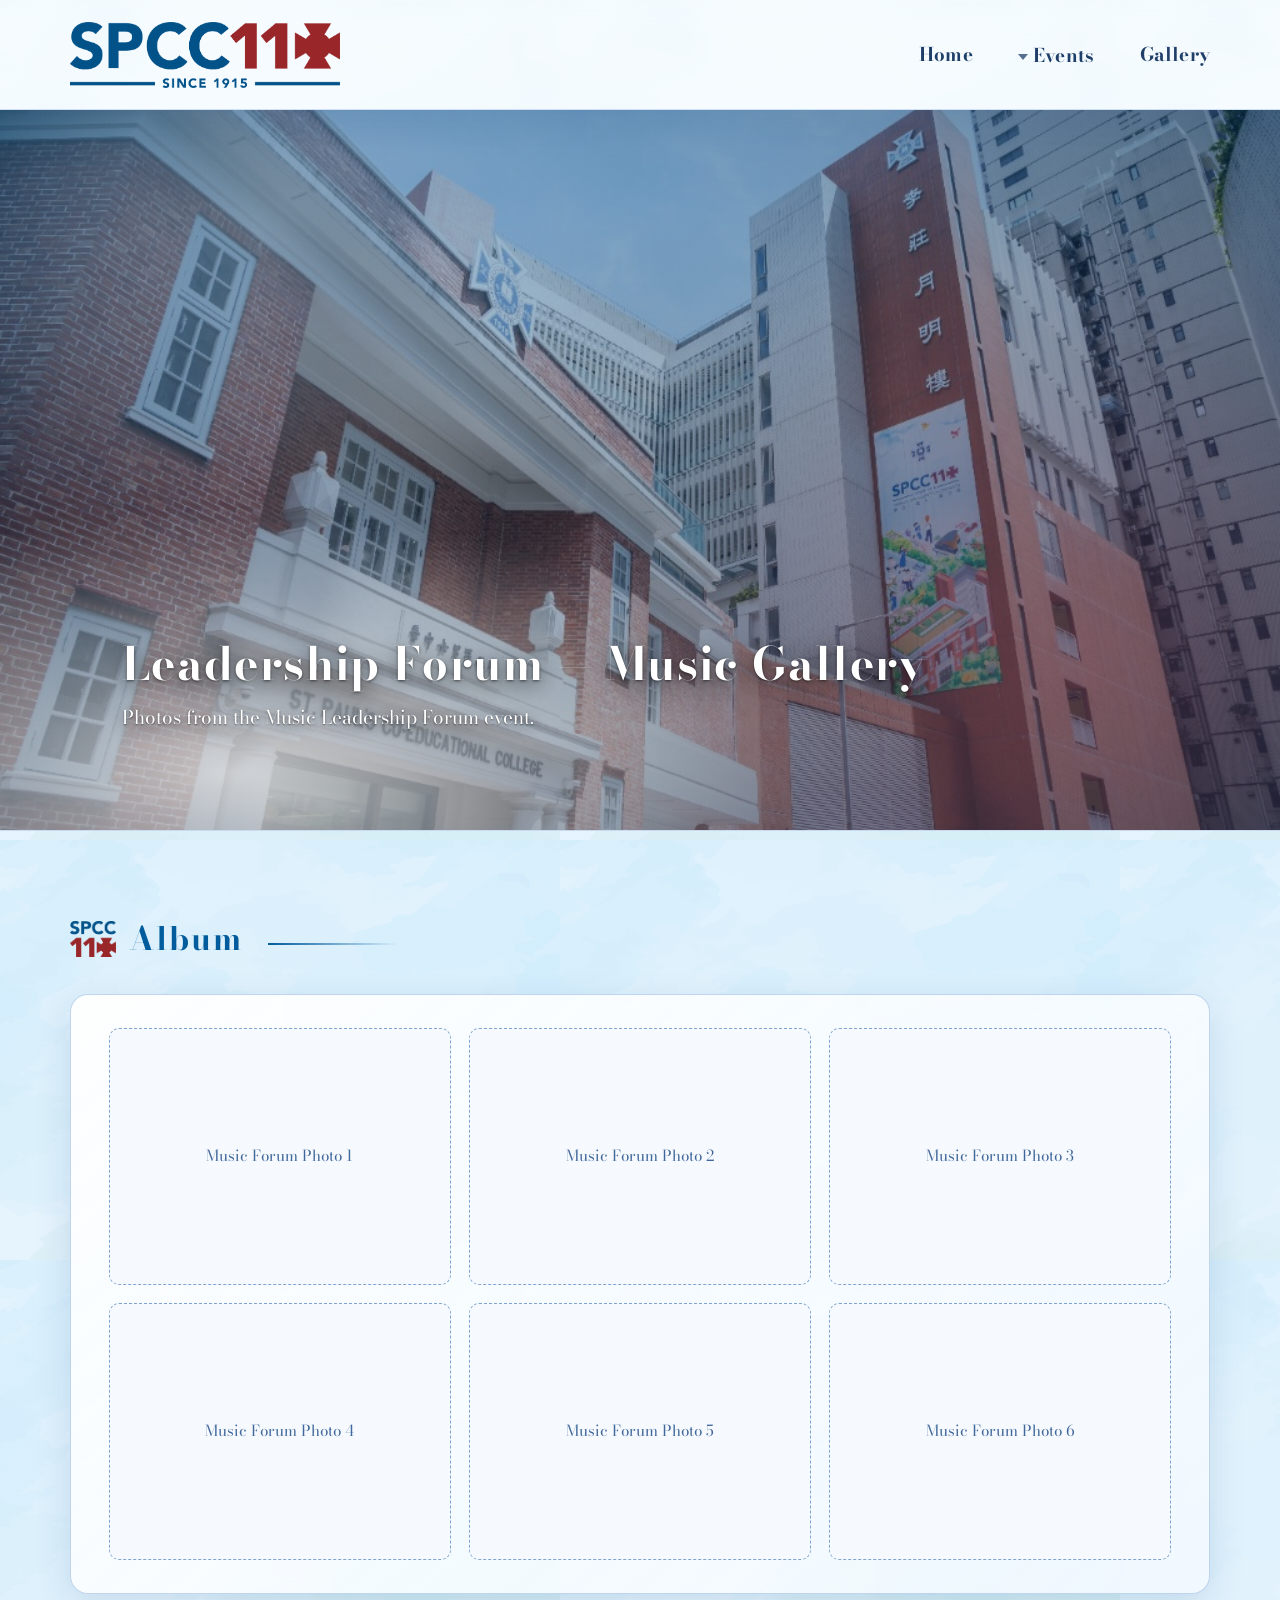
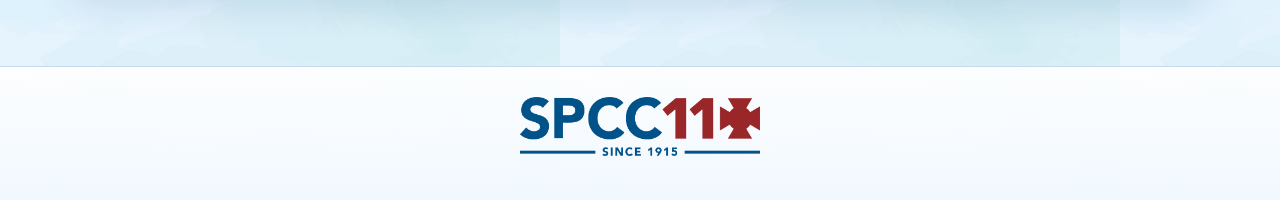
<file: gallery/leadershipforum-music.html>
<!DOCTYPE html>
<html lang="zh-Hant">
<head>
  <meta charset="UTF-8" />
  <meta name="viewport" content="width=device-width, initial-scale=1.0" />
  <meta http-equiv="Content-Language" content="zh-Hant,en" />
  <title>Leadership Forum Music Gallery — SPCC 110th Anniversary Celebrations</title>
  <link rel="preconnect" href="https://fonts.googleapis.com" />
  <link rel="preconnect" href="https://fonts.gstatic.com" crossorigin />
  <link
    href="https://fonts.googleapis.com/css2?family=Bodoni+Moda:ital,opsz,wght@0,6..96,400;0,6..96,500;0,6..96,600;0,6..96,700;1,6..96,400&family=Noto+Serif+HK:wght@400;500;600;700&display=swap"
    rel="stylesheet"
  />
  <link rel="icon" type="image/png" href="../assets/branding/logo-square-red.png" />
  <link rel="shortcut icon" href="../assets/branding/logo-square-red.png" />
  <link rel="apple-touch-icon" href="../assets/branding/logo-square-red.png" />
  <link rel="stylesheet" href="../styles.css" />
</head>
<body>
  <header class="site-header">
    <div class="nav-backdrop" aria-hidden="true"></div>
    <div class="container header-inner">
      <a class="brand" href="../index.html" aria-label="Go to home page"><img class="brand-logo" src="../assets/branding/logo-wide.png" alt="SPCC 110th Anniversary logo" />
      </a>
      <button type="button" class="nav-toggle" id="nav-toggle" aria-expanded="false" aria-controls="site-nav" aria-label="Open menu">
        <span class="nav-toggle-bars" aria-hidden="true"><span></span><span></span><span></span></span>
      </button>
      <nav id="site-nav" class="main-nav" aria-label="Primary">
        <a href="../index.html">Home</a>
        <div class="nav-dropdown">
          <button type="button" class="nav-dropdown-trigger" aria-haspopup="true" aria-expanded="false" aria-controls="events-submenu">Events</button>
          <ul id="events-submenu" class="nav-dropdown-menu" role="list">
            <li><a href="../openday.html">Open Day</a></li>
            <li><a href="../leadershipforum-sports.html">Leadership Forum &mdash; Sports</a></li>
            <li><a href="../leadershipforum-music.html">Leadership Forum &mdash; Music</a></li>
            <li><span class="nav-dropdown-note">Anniversary Homecoming Concert (coming soon)</span></li>
          </ul>
        </div>
        <a href="index.html">Gallery</a>
      </nav>
    </div>
  </header>

  <main>
    <section class="hero reveal is-visible">
      <div class="overlay"></div>
      <div class="container hero-content">
        <h2>Leadership Forum &mdash; Music Gallery</h2>
        <p>Photos from the Music Leadership Forum event.</p>
      </div>
    </section>

    <section class="container section reveal">
      <div class="section-title">
        <img class="section-title-icon" src="../assets/branding/logo-square-red.png" alt="" width="64" height="51" decoding="async" />
        <h3>Album</h3>
      </div>
      <article class="card gallery-panel">
                <div class="gallery-grid">
          <div class="gallery-item">Music Forum Photo 1</div>
          <div class="gallery-item">Music Forum Photo 2</div>
          <div class="gallery-item">Music Forum Photo 3</div>
          <div class="gallery-item">Music Forum Photo 4</div>
          <div class="gallery-item">Music Forum Photo 5</div>
          <div class="gallery-item">Music Forum Photo 6</div>
        </div>
      </article>
    </section>
  </main>

  <footer class="site-footer">
    <div class="container">
      <img class="footer-logo" src="../assets/branding/logo-wide.png" alt="SPCC 110th Anniversary logo" />
    </div>
  </footer>

  <script src="../script.js"></script>
</body>
</html>
</file>
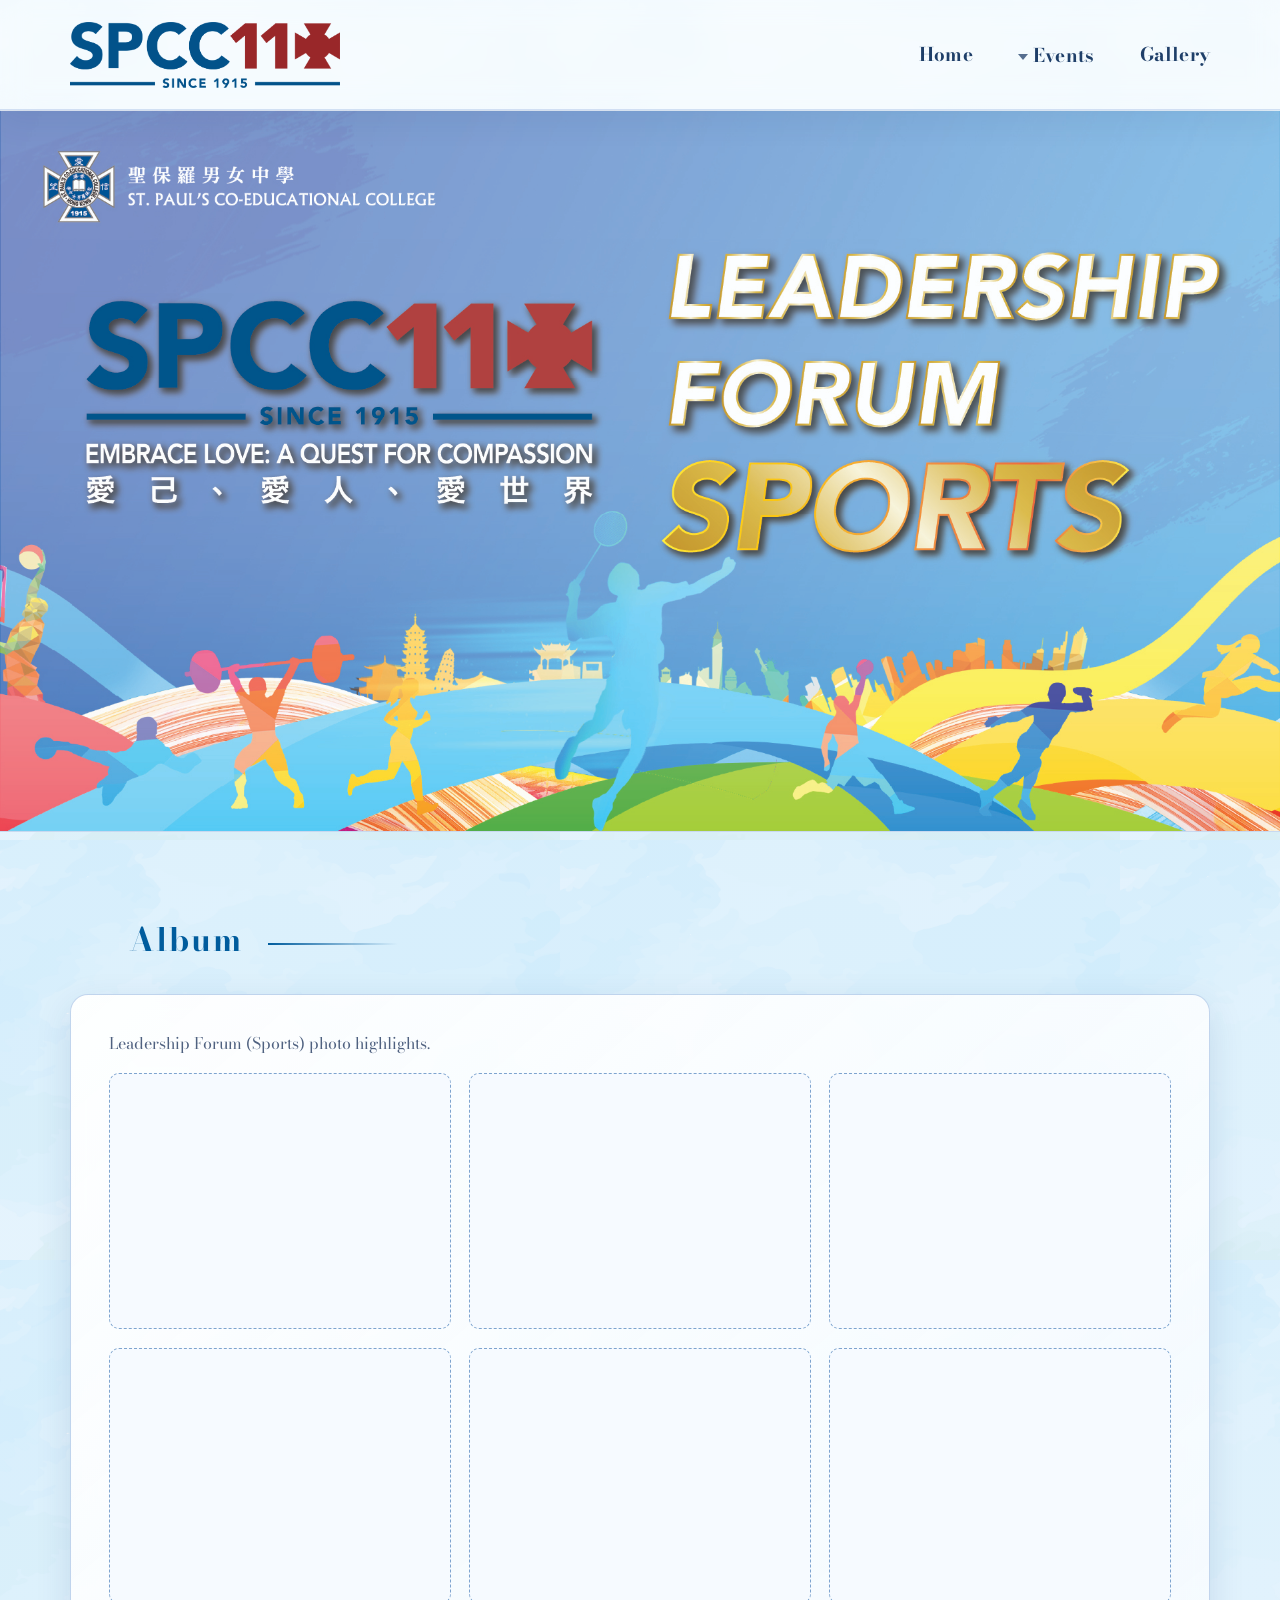
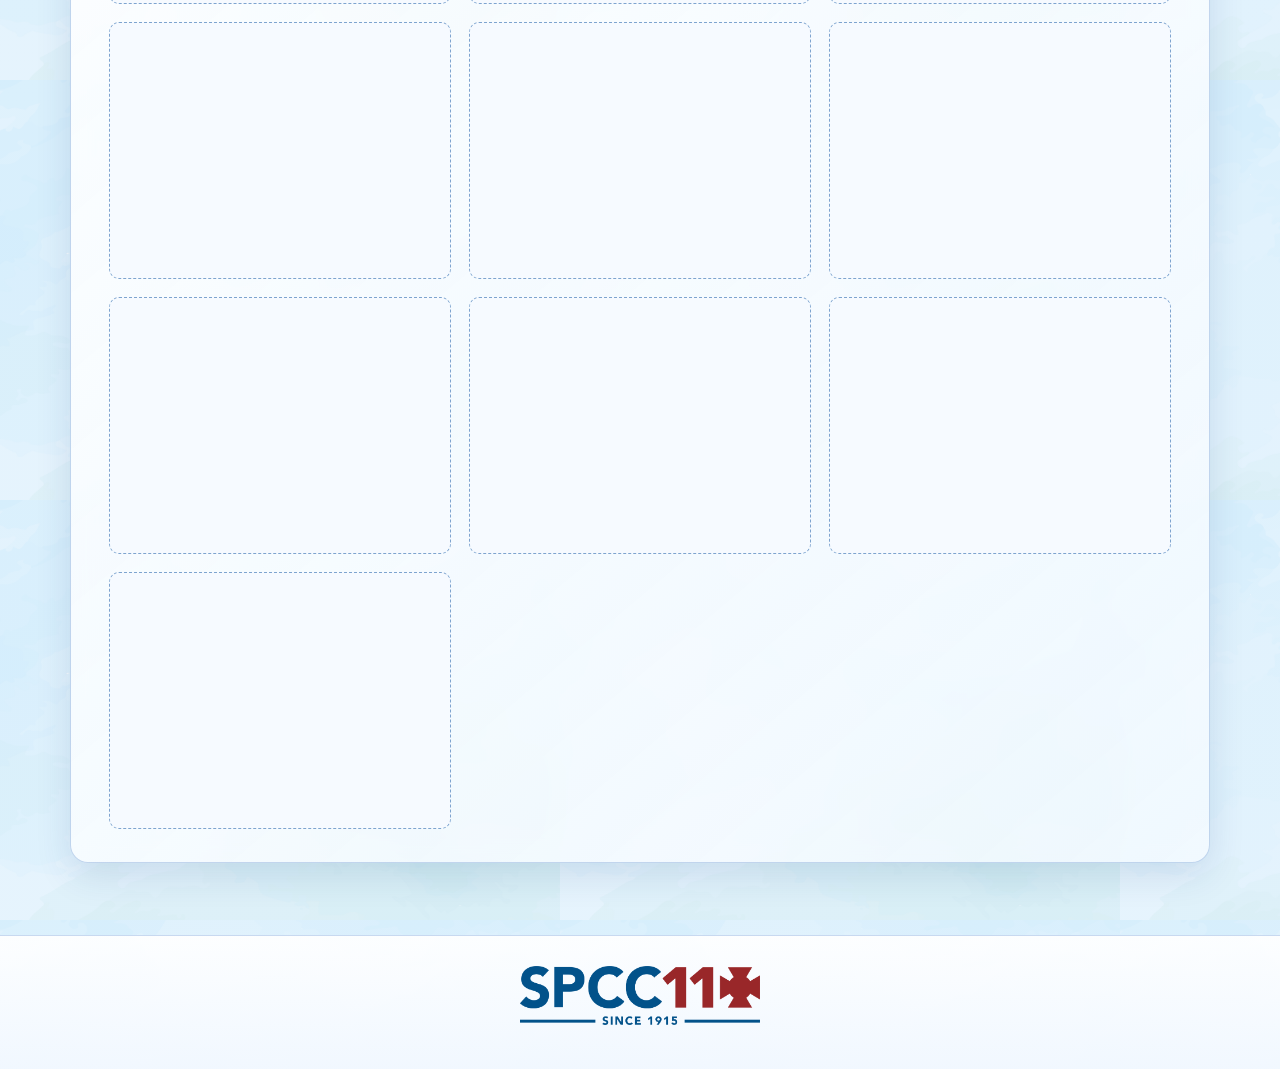
<file: gallery/leadershipforum-sports.html>
<!DOCTYPE html>
<html lang="zh-Hant">
<head>
  <meta charset="UTF-8" />
  <meta name="viewport" content="width=device-width, initial-scale=1.0" />
  <meta http-equiv="Content-Language" content="zh-Hant,en" />
  <title>Leadership Forum Sports Gallery — SPCC 110th Anniversary Celebrations</title>
  <link rel="preconnect" href="https://fonts.googleapis.com" />
  <link rel="preconnect" href="https://fonts.gstatic.com" crossorigin />
  <link
    href="https://fonts.googleapis.com/css2?family=Bodoni+Moda:ital,opsz,wght@0,6..96,400;0,6..96,500;0,6..96,600;0,6..96,700;1,6..96,400&family=Noto+Serif+HK:wght@400;500;600;700&display=swap"
    rel="stylesheet"
  />
  <link rel="icon" type="image/png" href="../assets/branding/logo-square-red.png" />
  <link rel="shortcut icon" href="../assets/branding/logo-square-red.png" />
  <link rel="apple-touch-icon" href="../assets/branding/logo-square-red.png" />
  <link rel="stylesheet" href="../styles.css" />
</head>
<body>
  <header class="site-header">
    <div class="nav-backdrop" aria-hidden="true"></div>
    <div class="container header-inner">
      <a class="brand" href="../index.html" aria-label="Go to home page"><img class="brand-logo" src="../assets/branding/logo-wide.png" alt="SPCC 110th Anniversary logo" />
      </a>
      <button type="button" class="nav-toggle" id="nav-toggle" aria-expanded="false" aria-controls="site-nav" aria-label="Open menu">
        <span class="nav-toggle-bars" aria-hidden="true"><span></span><span></span><span></span></span>
      </button>
      <nav id="site-nav" class="main-nav" aria-label="Primary">
        <a href="../index.html">Home</a>
        <div class="nav-dropdown">
          <button type="button" class="nav-dropdown-trigger" aria-haspopup="true" aria-expanded="false" aria-controls="events-submenu">Events</button>
          <ul id="events-submenu" class="nav-dropdown-menu" role="list">
            <li><a href="../openday.html">Open Day</a></li>
            <li><a href="../leadershipforum-sports.html">Leadership Forum &mdash; Sports</a></li>
            <li><a href="../leadershipforum-music.html">Leadership Forum &mdash; Music</a></li>
            <li><span class="nav-dropdown-note">Anniversary Homecoming Concert (coming soon)</span></li>
          </ul>
        </div>
        <a href="index.html">Gallery</a>
      </nav>
    </div>
  </header>

  <main>
    <section
      class="hero hero--image-only reveal is-visible"
      aria-label="Leadership Forum Sports gallery cover"
    >
      <img
        class="hero-banner-img"
        src="../assets/Gallery/Leadership%20Forum%20(Sports)/Leadership%20Forum%20Sports%20cover.jpg"
        alt="Leadership Forum Sports gallery cover photo"
        loading="eager"
        decoding="async"
      />
    </section>

    <section class="container section reveal">
      <div class="section-title">
        <img class="section-title-icon" src="../assets/branding/logo-square-red.png" alt="" width="64" height="51" decoding="async" />
        <h3>Album</h3>
      </div>
      <article class="card gallery-panel">
        <p class="gallery-note">Leadership Forum (Sports) photo highlights.</p>
                <div class="gallery-grid">
          <div class="gallery-item"><img src="../assets/Gallery/Leadership%20Forum%20(Sports)/APE_4343.JPG" alt="Leadership Forum Sports photo 1" loading="lazy" decoding="async" /></div>
          <div class="gallery-item"><img src="../assets/Gallery/Leadership%20Forum%20(Sports)/APE_4372.JPG" alt="Leadership Forum Sports photo 2" loading="lazy" decoding="async" /></div>
          <div class="gallery-item"><img src="../assets/Gallery/Leadership%20Forum%20(Sports)/APE_4385.JPG" alt="Leadership Forum Sports photo 3" loading="lazy" decoding="async" /></div>
          <div class="gallery-item"><img src="../assets/Gallery/Leadership%20Forum%20(Sports)/APE_4394.JPG" alt="Leadership Forum Sports photo 4" loading="lazy" decoding="async" /></div>
          <div class="gallery-item"><img src="../assets/Gallery/Leadership%20Forum%20(Sports)/APE_4417.JPG" alt="Leadership Forum Sports photo 5" loading="lazy" decoding="async" /></div>
          <div class="gallery-item"><img src="../assets/Gallery/Leadership%20Forum%20(Sports)/APE_4439.JPG" alt="Leadership Forum Sports photo 6" loading="lazy" decoding="async" /></div>
          <div class="gallery-item"><img src="../assets/Gallery/Leadership%20Forum%20(Sports)/APE_4449.JPG" alt="Leadership Forum Sports photo 7" loading="lazy" decoding="async" /></div>
          <div class="gallery-item"><img src="../assets/Gallery/Leadership%20Forum%20(Sports)/APE_4451.JPG" alt="Leadership Forum Sports photo 8" loading="lazy" decoding="async" /></div>
          <div class="gallery-item"><img src="../assets/Gallery/Leadership%20Forum%20(Sports)/APE_4468.JPG" alt="Leadership Forum Sports photo 9" loading="lazy" decoding="async" /></div>
          <div class="gallery-item"><img src="../assets/Gallery/Leadership%20Forum%20(Sports)/APE_4473.JPG" alt="Leadership Forum Sports photo 10" loading="lazy" decoding="async" /></div>
          <div class="gallery-item"><img src="../assets/Gallery/Leadership%20Forum%20(Sports)/APE_4478.JPG" alt="Leadership Forum Sports photo 11" loading="lazy" decoding="async" /></div>
          <div class="gallery-item"><img src="../assets/Gallery/Leadership%20Forum%20(Sports)/APE_4483.JPG" alt="Leadership Forum Sports photo 12" loading="lazy" decoding="async" /></div>
          <div class="gallery-item"><img src="../assets/Gallery/Leadership%20Forum%20(Sports)/APE_4487.JPG" alt="Leadership Forum Sports photo 13" loading="lazy" decoding="async" /></div>
        </div>
      </article>
    </section>
  </main>

  <footer class="site-footer">
    <div class="container">
      <img class="footer-logo" src="../assets/branding/logo-wide.png" alt="SPCC 110th Anniversary logo" />
    </div>
  </footer>

  <script src="../script.js"></script>
</body>
</html>
</file>
<file: styles.css>
:root {
  --bg: #f4f8ff;
  --text: #10233f;
  --muted: #4f6180;
  --primary: #005c9d;
  --primary-light: #4e7fbb;
  --primary-deep: #0a3f76;
  --accent: #a8262f;
  --accent-soft: #d54d5a;
  --surface: #ffffff;
  --line: #c8d9f0;
  --font-bodoni: "Bodoni Moda", "Bodoni MT", "Libre Bodoni", Didot,
    "PingFang TC", "Microsoft JhengHei", "Noto Serif HK", serif;
  --font-body: var(--font-bodoni);
  /* Slower, softer motion (scroll reveals, hero, UI) */
  --motion-reveal: 1200ms;
  --motion-reveal-ease: cubic-bezier(0.2, 1, 0.22, 1);
  --motion-hero-enter: 1400ms;
  --motion-hero-enter-ease: cubic-bezier(0.23, 1, 0.32, 1);
  --motion-logo-float: 10s;
  --motion-drift: 28s;
  --motion-tab-panel: 450ms;
  --motion-nav-drawer: 420ms;
  --motion-nav-fade: 340ms;
  --motion-nav-dropdown: 320ms;
  --motion-card-hover: 420ms;
  --motion-header: 380ms;
}

* {
  box-sizing: border-box;
}

body {
  margin: 0;
  font-family: var(--font-body);
  font-weight: 400;
  color: var(--text);
  background-color: var(--bg);
  background-image: linear-gradient(rgba(244, 248, 255, 0.46), rgba(244, 248, 255, 0.52)),
    url("/assets/branding/theme-bg-blue.png");
  background-repeat: no-repeat, repeat;
  background-size: auto, 560px auto;
  background-attachment: scroll, scroll;
  background-position: center top, left top;
  line-height: 1.75;
  overflow-x: hidden;
  scroll-behavior: smooth;
  text-rendering: optimizeLegibility;
}

h1,
h2,
h3,
h4 {
  font-family: var(--font-bodoni);
  font-weight: 700;
  letter-spacing: 0.03em;
}

.container {
  width: 100%;
  max-width: min(1140px, 94vw);
  margin: 0 auto;
  padding-left: clamp(1.5rem, 5.5vw, 3.25rem);
  padding-right: clamp(1.5rem, 5.5vw, 3.25rem);
  box-sizing: border-box;
}

.bg-orb {
  position: fixed;
  z-index: -3;
  filter: blur(60px);
  opacity: 0.1;
  pointer-events: none;
  animation: drift var(--motion-drift) ease-in-out infinite alternate;
}

.orb-one {
  width: 340px;
  height: 340px;
  left: -120px;
  top: 90px;
  background: radial-gradient(circle, #1f8fff 0%, #005c9d 52%, transparent 70%);
}

.orb-two {
  width: 370px;
  height: 370px;
  right: -140px;
  top: 280px;
  background: radial-gradient(circle, #d73a45 0%, #a8262f 55%, transparent 74%);
  animation-delay: 3s;
}

.bg-grid {
  position: fixed;
  inset: 0;
  z-index: -4;
  background-image: linear-gradient(rgba(0, 92, 157, 0.06) 1px, transparent 1px),
    linear-gradient(90deg, rgba(0, 92, 157, 0.06) 1px, transparent 1px);
  background-size: 46px 46px;
  mask-image: radial-gradient(circle at center, black 30%, transparent 90%);
  pointer-events: none;
}

.site-header {
  position: sticky;
  top: 0;
  z-index: 20;
  background: rgba(255, 255, 255, 0.72);
  backdrop-filter: blur(14px);
  border-bottom: 1px solid rgba(200, 217, 240, 0.8);
  box-shadow: 0 12px 28px rgba(26, 66, 118, 0.08);
  transition: background var(--motion-header) ease, border-color var(--motion-header) ease;
}

.header-inner {
  display: flex;
  justify-content: space-between;
  align-items: center;
  padding: clamp(1rem, 2.2vw, 1.35rem) 0;
  gap: 1.15rem;
}

.brand {
  display: flex;
  align-items: center;
  gap: 0.5rem;
}

.brand-logo {
  display: block;
  width: min(270px, 50vw);
  height: auto;
}

.main-nav {
  display: flex;
  gap: clamp(1.5rem, 3.8vw, 2.85rem);
  flex-wrap: wrap;
  align-items: center;
}

.main-nav a {
  font-family: var(--font-body);
  letter-spacing: 0.01em;
  text-decoration: none;
  color: #1f3f69;
  font-weight: 700;
  font-size: clamp(1.05rem, 2.2vw, 1.18rem);
  position: relative;
  transition: color var(--motion-nav-dropdown) ease, transform var(--motion-nav-dropdown) ease;
}

.main-nav > a {
  padding: 0.4rem 0.35rem;
  margin: -0.4rem -0.35rem;
}

.main-nav a::after {
  content: "";
  position: absolute;
  left: 0;
  bottom: -0.18rem;
  width: 100%;
  height: 2px;
  border-radius: 999px;
  transform: scaleX(0);
  transform-origin: left;
  background: linear-gradient(90deg, var(--primary), var(--accent));
  transition: transform var(--motion-nav-dropdown) ease;
}

.main-nav a:hover,
.main-nav a.nav-active {
  color: var(--primary);
  transform: translateY(-1px);
}

.main-nav a:hover::after,
.main-nav a.nav-active::after {
  transform: scaleX(1);
}

.nav-dropdown {
  position: relative;
}

.nav-dropdown-trigger {
  display: inline-flex;
  align-items: center;
  gap: 0.28rem;
}

.main-nav .nav-dropdown-trigger {
  font-family: var(--font-body);
  letter-spacing: 0.01em;
  color: #1f3f69;
  font-weight: 700;
  font-size: clamp(1.05rem, 2.2vw, 1.18rem);
  transition: color var(--motion-nav-dropdown) ease, transform var(--motion-nav-dropdown) ease;
}

button.nav-dropdown-trigger {
  appearance: none;
  margin: 0;
  border: 0;
  background: none;
  cursor: pointer;
  text-align: inherit;
}

.main-nav .nav-dropdown .nav-dropdown-trigger {
  padding: 0.4rem 0.35rem;
  margin: -0.4rem -0.35rem;
}

.nav-dropdown:hover .nav-dropdown-trigger,
.nav-dropdown:focus-within .nav-dropdown-trigger {
  color: var(--primary);
  transform: translateY(-1px);
}

.nav-dropdown-trigger::before {
  content: "";
  width: 0;
  height: 0;
  border-left: 5px solid transparent;
  border-right: 5px solid transparent;
  border-top: 6px solid currentColor;
  margin-top: 0.12em;
  opacity: 0.75;
}

.nav-dropdown-menu {
  position: absolute;
  left: 0;
  top: calc(100% + 0.35rem);
  margin: 0;
  padding: 0.55rem 0;
  min-width: 14rem;
  list-style: none;
  background: var(--surface);
  border: 1px solid var(--line);
  border-radius: 0.65rem;
  box-shadow: 0 14px 36px rgba(26, 66, 118, 0.14);
  opacity: 0;
  visibility: hidden;
  transform: translateY(4px);
  pointer-events: none;
  transition:
    opacity var(--motion-nav-dropdown) ease,
    transform var(--motion-nav-dropdown) ease,
    visibility var(--motion-nav-dropdown) step-end;
  z-index: 40;
}

.nav-dropdown:hover .nav-dropdown-menu,
.nav-dropdown:focus-within .nav-dropdown-menu {
  opacity: 1;
  visibility: visible;
  transform: translateY(0);
  pointer-events: auto;
  transition:
    opacity var(--motion-nav-dropdown) ease,
    transform var(--motion-nav-dropdown) ease,
    visibility 0s step-start;
}

.nav-dropdown-menu a {
  display: block;
  margin: 0;
  padding: 0.55rem 1.15rem;
  font-family: var(--font-body);
  letter-spacing: 0.01em;
  font-size: clamp(1rem, 2vw, 1.08rem);
  font-weight: 500;
  color: #2a4a72;
  transform: none;
}

.nav-dropdown-menu a::after {
  display: none;
}

.nav-dropdown-menu a:hover,
.nav-dropdown-menu a:focus-visible {
  color: var(--primary);
  background: rgba(0, 92, 157, 0.06);
}

.nav-dropdown-menu a.nav-active {
  color: var(--primary);
  background: rgba(0, 92, 157, 0.08);
}

.nav-dropdown-note {
  display: block;
  margin: 0;
  padding: 0.55rem 1.15rem;
  font-family: var(--font-body);
  letter-spacing: 0.01em;
  font-size: clamp(1rem, 2vw, 1.08rem);
  font-weight: 500;
  color: #6a7f9d;
  cursor: default;
}

.nav-toggle,
.nav-backdrop {
  display: none;
}

.nav-toggle {
  box-sizing: border-box;
  align-items: center;
  justify-content: center;
  width: 2.75rem;
  height: 2.75rem;
  padding: 0;
  border: 1px solid rgba(200, 217, 240, 0.95);
  border-radius: 10px;
  background: rgba(255, 255, 255, 0.96);
  cursor: pointer;
  flex-shrink: 0;
  touch-action: manipulation;
  transition: border-color var(--motion-nav-fade) ease, box-shadow var(--motion-nav-fade) ease;
}

.nav-toggle:hover {
  border-color: #82afd9;
  box-shadow: 0 6px 16px rgba(18, 70, 132, 0.12);
}

.nav-toggle-bars {
  display: flex;
  width: 1.35rem;
  flex-direction: column;
  justify-content: space-between;
  gap: 5px;
}

.nav-toggle-bars > span {
  display: block;
  height: 2px;
  width: 100%;
  border-radius: 1px;
  background: var(--primary-deep);
  transition: transform var(--motion-nav-fade) ease, opacity var(--motion-nav-fade) ease;
  transform-origin: center;
}

.site-header.nav-open .nav-toggle-bars > span:nth-child(1) {
  transform: translateY(7px) rotate(45deg);
}

.site-header.nav-open .nav-toggle-bars > span:nth-child(2) {
  opacity: 0;
}

.site-header.nav-open .nav-toggle-bars > span:nth-child(3) {
  transform: translateY(-7px) rotate(-45deg);
}

.nav-backdrop {
  position: fixed;
  inset: 0;
  z-index: 230;
  background: rgba(10, 35, 63, 0.42);
  opacity: 0;
  visibility: hidden;
  pointer-events: none;
  transition:
    opacity var(--motion-nav-fade) ease,
    visibility var(--motion-nav-fade) step-end;
}

.site-header.nav-open .nav-backdrop {
  opacity: 1;
  visibility: visible;
  pointer-events: auto;
  transition:
    opacity var(--motion-nav-fade) ease,
    visibility 0s step-start;
}

body.nav-open {
  overflow: hidden;
}

@media (max-width: 900px) {
  .site-header {
    z-index: 200;
  }

  .nav-toggle,
  .nav-backdrop {
    display: block;
  }

  .nav-toggle {
    display: inline-flex;
    position: relative;
    z-index: 260;
  }

  .header-inner {
    flex-direction: row;
    flex-wrap: nowrap;
    align-items: center;
    justify-content: space-between;
    position: relative;
    z-index: 250;
    gap: 0.75rem;
  }

  .brand-logo {
    width: min(200px, 58vw);
  }

  .main-nav {
    position: fixed;
    top: 0;
    right: 0;
    width: min(20.5rem, 88vw);
    height: 100vh;
    height: 100dvh;
    margin: 0;
    padding: 5.5rem clamp(1.35rem, 4.5vw, 1.85rem) 2.35rem;
    flex-direction: column;
    flex-wrap: nowrap;
    align-items: stretch;
    justify-content: flex-start;
    gap: 0;
    background: rgba(255, 255, 255, 0.98);
    border-left: 1px solid var(--line);
    box-shadow: -12px 0 44px rgba(8, 43, 88, 0.2);
    z-index: 240;
    transform: translateX(100%);
    transition: transform var(--motion-nav-drawer) cubic-bezier(0.23, 1, 0.32, 1);
    overflow-y: auto;
    overscroll-behavior: contain;
    -webkit-overflow-scrolling: touch;
  }

  .site-header.nav-open .main-nav {
    transform: translateX(0);
  }

  .main-nav > a {
    margin: 0;
    padding: 1rem 0.85rem;
    border-bottom: 1px solid rgba(200, 217, 240, 0.75);
  }

  .main-nav > a:last-of-type {
    border-bottom: none;
  }

  .main-nav a:hover,
  .main-nav a.nav-active {
    transform: none;
  }

  .main-nav a::after {
    display: none;
  }

  .nav-dropdown {
    width: 100%;
    border-bottom: 1px solid rgba(200, 217, 240, 0.75);
  }

  .nav-dropdown-trigger {
    display: flex;
    width: 100%;
    box-sizing: border-box;
    margin: 0;
    padding: 1rem 0.85rem;
    justify-content: flex-start;
    align-items: center;
  }

  .nav-dropdown-trigger::before {
    order: 2;
    margin-left: auto;
    margin-top: 0;
  }

  .nav-dropdown-menu {
    position: static;
    opacity: 1;
    visibility: visible;
    transform: none;
    pointer-events: auto;
    box-shadow: none;
    border: none;
    border-radius: 0;
    background: rgba(0, 92, 157, 0.06);
    min-width: 0;
    margin: 0;
    padding: 0.35rem 0 1rem;
  }

  .nav-dropdown-menu a {
    padding: 0.65rem 0.85rem 0.65rem 1.5rem;
    font-size: 1rem;
  }

  .nav-dropdown:hover .nav-dropdown-menu,
  .nav-dropdown:focus-within .nav-dropdown-menu {
    opacity: 1;
    visibility: visible;
    transform: none;
    pointer-events: auto;
  }

  .tabs {
    flex-direction: column;
    align-items: stretch;
  }

  .tab-btn {
    display: inline-flex;
    width: 100%;
    justify-content: center;
    text-align: center;
  }
}

.hero {
  position: relative;
  background: linear-gradient(
      165deg,
      rgba(0, 92, 157, 0.52) 0%,
      rgba(0, 52, 92, 0.38) 42%,
      rgba(28, 48, 72, 0.62) 100%
    ),
    url("/assets/branding/hero-campus.png") center / cover;
  color: #fff;
  border-bottom: 1px solid var(--line);
  min-height: 56.25vw;
  max-height: 100svh;
  overflow: hidden;
}

.hero.hero--compact {
  min-height: clamp(220px, 34vw, 360px);
}

.hero.hero--compact .hero-content {
  padding-top: clamp(2.4rem, 4.8vw, 3.5rem);
  padding-bottom: clamp(1.8rem, 4.5vw, 2.8rem);
}

/* Full-width banner image only — no gradient overlay or hero copy */
.hero.hero--image-only {
  background: none;
  min-height: 0;
  max-height: none;
  padding: 0;
  line-height: 0;
  overflow: hidden;
}

.hero-banner-img {
  display: block;
  width: 100%;
  height: auto;
}

.overlay {
  position: absolute;
  inset: 0;
  background:
    radial-gradient(circle at 20% 15%, rgba(255, 255, 255, 0.26), transparent 32%),
    radial-gradient(circle at 85% 78%, rgba(213, 77, 90, 0.2), transparent 38%),
    radial-gradient(ellipse 85% 70% at 18% 92%, rgba(255, 252, 248, 0.72), transparent 52%),
    radial-gradient(circle at center, transparent 35%, rgba(2, 24, 58, 0.28));
}

.hero-content {
  position: relative;
  min-height: inherit;
  display: flex;
  flex-direction: column;
  justify-content: flex-end;
  /* Only vertical padding here — same node uses .container for horizontal gutters */
  padding-top: clamp(3.5rem, 7vw, 5.25rem);
  padding-bottom: clamp(2.75rem, 9vw, 6rem);
  animation: heroEnter var(--motion-hero-enter) var(--motion-hero-enter-ease);
}

.hero-mark {
  align-self: flex-start;
  width: min(200px, 44vw);
  height: auto;
  margin-bottom: 1rem;
  transform-origin: center;
  animation: floatLogo var(--motion-logo-float) ease-in-out infinite;
  filter: drop-shadow(0 2px 8px rgba(255, 255, 255, 0.55))
    drop-shadow(0 4px 20px rgba(255, 255, 255, 0.35));
}

.hero-kicker {
  display: block;
  margin: 0;
  padding: 0;
  font-size: 0.88rem;
  text-shadow:
    0 1px 2px rgba(0, 0, 0, 0.55),
    0 2px 12px rgba(0, 0, 0, 0.45),
    0 4px 24px rgba(4, 25, 55, 0.35);
}

.hero h2 {
  margin: 0.9rem 0 0.6rem;
  font-family: var(--font-bodoni);
  font-weight: 700;
  letter-spacing: 0.03em;
  font-size: clamp(1.85rem, 4vw, 2.85rem);
  max-width: 880px;
  line-height: 1.2;
  text-wrap: balance;
  text-shadow:
    0 1px 3px rgba(0, 0, 0, 0.55),
    0 4px 18px rgba(0, 0, 0, 0.45),
    0 10px 36px rgba(0, 0, 0, 0.35);
}

.hero-content > p:not(.hero-kicker) {
  margin: 0;
  max-width: 700px;
  font-size: clamp(1rem, 1.8vw, 1.18rem);
  text-shadow:
    0 1px 2px rgba(0, 0, 0, 0.5),
    0 3px 14px rgba(0, 0, 0, 0.4),
    0 6px 22px rgba(4, 25, 55, 0.3);
}

.section {
  padding: clamp(3.75rem, 6.5vw, 5rem) 0 0;
}

main > .section:first-of-type {
  padding-top: clamp(3.5rem, 7vw, 5.25rem);
}

.section-contact {
  width: 100%;
  max-width: none;
  margin-left: 0;
  margin-right: 0;
  padding-left: 0;
  padding-right: 0;
}

.section-contact__panel {
  width: 100%;
  margin-top: 0;
  padding: clamp(2rem, 5vw, 3.25rem) clamp(1.5rem, 6vw, 4rem);
  background: linear-gradient(180deg, rgba(0, 92, 157, 0.09), rgba(244, 248, 255, 0.65));
  border-top: 1px solid var(--line);
  border-bottom: 1px solid var(--line);
}

.contact-split {
  display: grid;
  grid-template-columns: 1fr 1fr;
  gap: clamp(1.75rem, 5vw, 3.5rem);
  align-items: center;
  justify-items: stretch;
  width: 100%;
}

.contact-split__brand {
  display: flex;
  justify-content: center;
  align-items: center;
  width: 100%;
}

.contact-official-logo {
  display: block;
  width: min(280px, 42vw);
  max-width: 100%;
  height: auto;
}

.contact-split__info {
  display: flex;
  flex-direction: column;
  align-items: flex-start;
  justify-content: center;
  width: 100%;
  text-align: left;
}

.contact-split__info .contact-list {
  margin: 0;
  max-width: 28rem;
  width: 100%;
}

.contact-split__info .contact-list li {
  justify-content: flex-start;
}

.contact-list {
  list-style: none;
  margin: 0;
  padding: 0;
  max-width: 36rem;
}

.contact-list li {
  display: flex;
  align-items: flex-start;
  gap: 0.9rem;
  margin-bottom: 1.15rem;
  font-size: 1.05rem;
  color: var(--text);
}

.contact-list li:last-child {
  margin-bottom: 0;
}

.contact-icon {
  flex-shrink: 0;
  margin-top: 0.12rem;
  color: var(--primary);
  line-height: 0;
}

.contact-icon svg {
  display: block;
}

.contact-list a {
  color: var(--text);
  text-decoration: none;
  font-weight: 500;
  border-bottom: 1px solid rgba(0, 92, 157, 0.25);
  transition: color var(--motion-nav-fade) ease, border-color var(--motion-nav-fade) ease;
}

.contact-list a:hover {
  color: var(--primary);
  border-bottom-color: var(--primary);
}

.section-title {
  display: flex;
  flex-direction: row;
  flex-wrap: wrap;
  align-items: center;
  gap: 0.85rem;
  margin-bottom: clamp(1.25rem, 2.5vw, 1.65rem);
}

.section-title-icon {
  display: block;
  width: clamp(2rem, 5vw, 2.85rem);
  height: auto;
  flex-shrink: 0;
  object-fit: contain;
}

.section-title h3 {
  margin: 0;
  font-family: var(--font-bodoni);
  font-weight: 700;
  font-style: normal;
  color: var(--primary);
  font-size: clamp(1.45rem, 2.6vw, 2rem);
  letter-spacing: 0.06em;
  position: relative;
  display: inline-block;
  padding-right: 1.3rem;
}

.section-title h3::after {
  content: "";
  position: absolute;
  left: calc(100% + 0.3rem);
  top: 58%;
  width: clamp(70px, 13vw, 130px);
  height: 2px;
  background: linear-gradient(90deg, var(--primary), transparent);
  transform: translateY(-50%);
}

.card {
  background: linear-gradient(140deg, rgba(255, 255, 255, 0.94), rgba(244, 250, 255, 0.82));
  border: 1px solid rgba(171, 197, 230, 0.72);
  border-radius: 18px;
  padding: clamp(1.35rem, 3.2vw, 2.1rem) clamp(1.5rem, 3.8vw, 2.35rem);
  box-shadow: 0 12px 36px rgba(10, 61, 118, 0.12);
  backdrop-filter: blur(10px);
  transition:
    transform var(--motion-card-hover) ease,
    border-color var(--motion-card-hover) ease,
    box-shadow var(--motion-card-hover) ease;
}

.card:hover {
  transform: translateY(-6px);
  border-color: #82afd9;
  box-shadow: 0 20px 44px rgba(14, 58, 112, 0.18);
}

.video-card {
  padding: clamp(1.1rem, 2.8vw, 1.65rem);
  background: linear-gradient(120deg, rgba(255, 255, 255, 0.93), rgba(237, 246, 255, 0.8));
}

.video-wrapper {
  position: relative;
  aspect-ratio: 16 / 9;
  overflow: hidden;
  border-radius: 10px;
  border: 1px solid #9dbde3;
  box-shadow: 0 18px 38px rgba(8, 43, 88, 0.18);
}

.video-wrapper iframe,
.video-wrapper video {
  position: absolute;
  inset: 0;
  width: 100%;
  height: 100%;
  border: 0;
  display: block;
  object-fit: contain;
  background: #0a1628;
}

.timeline {
  list-style: none;
  margin: 1.65rem 0 0;
  padding: 0;
  border-left: 3px solid transparent;
  border-image: linear-gradient(to bottom, var(--primary-light), var(--accent-soft)) 1;
}

.timeline-item {
  position: relative;
  margin: 0 0 1.45rem 1.1rem;
  padding-left: 0.75rem;
}

.timeline-item::before {
  content: "";
  position: absolute;
  left: -1.5rem;
  top: 0.55rem;
  width: 14px;
  height: 14px;
  border-radius: 50%;
  border: 2px solid #ffffff;
  background: linear-gradient(135deg, var(--primary), var(--accent));
  box-shadow: 0 0 0 3px rgba(78, 127, 187, 0.22);
}

.timeline-date {
  font-weight: 700;
  color: var(--primary-deep);
  margin-bottom: 0.35rem;
}

.timeline-content h4 {
  margin: 0 0 0.2rem;
  font-size: 1.22rem;
  color: #143867;
}

.timeline-content p {
  margin: 0;
}

.events-range {
  margin: 0 0 1.1rem;
  font-size: clamp(2rem, 5vw, 3.2rem);
  line-height: 1.05;
  color: transparent;
  background: linear-gradient(90deg, var(--primary), var(--primary-light));
  -webkit-background-clip: text;
  background-clip: text;
}

.events-timeline {
  margin-top: 1rem;
}

#events-preview .timeline-item {
  display: grid;
  grid-template-columns: minmax(170px, 230px) minmax(0, 1fr);
  gap: 0.9rem 1.1rem;
  align-items: start;
  margin-left: 0.8rem;
}

#events-preview .timeline-date {
  margin-top: 0.85rem;
  margin-bottom: 0;
  font-size: 1.05rem;
  line-height: 1.35;
}

#events-preview .timeline-content {
  background: linear-gradient(145deg, rgba(255, 255, 255, 0.93), rgba(239, 247, 255, 0.83));
}

#events-preview > .card {
  padding: clamp(1.65rem, 3.8vw, 2.65rem) clamp(1.5rem, 4.5vw, 3rem);
}

.tabs {
  display: flex;
  flex-wrap: wrap;
  gap: 0.65rem;
  margin-bottom: 1.25rem;
}

.tab-btn {
  border: 1px solid var(--line);
  background: linear-gradient(180deg, #ffffff, #f0f7ff);
  color: #234a79;
  border-radius: 999px;
  padding: 0.62rem 1.35rem;
  cursor: pointer;
  font-weight: 700;
  box-shadow: 0 6px 16px rgba(18, 70, 132, 0.08);
}

.tab-btn.active {
  background: var(--accent);
  color: #fff;
  border-color: var(--accent);
}

.tab-btn[aria-disabled="true"] {
  opacity: 0.55;
  cursor: default;
  pointer-events: none;
}

.tab-panel h4 {
  margin: 0 0 0.5rem;
}

.tab-panel {
  opacity: 0;
  transform: translateY(8px) scale(0.995);
  transition: opacity var(--motion-tab-panel) ease, transform var(--motion-tab-panel) ease;
}

.tab-panel.active {
  opacity: 1;
  transform: translateY(0) scale(1);
}

.list {
  margin: 0;
  padding-left: 1.35rem;
}

.gallery-note {
  margin-top: 0;
  color: var(--muted);
}

.event-page-note {
  margin-top: 1rem;
}

/* ----- Past / completed event page template ----- */
.event-page > section.hero + section.section {
  padding-top: clamp(2.75rem, 5vw, 3.75rem);
}

.event-past-badge {
  display: inline-flex;
  align-items: center;
  width: fit-content;
  margin: 0;
  padding: 0.3rem 0.85rem;
  font-size: 0.7rem;
  font-weight: 700;
  letter-spacing: 0.14em;
  text-transform: uppercase;
  color: var(--primary-deep);
  background: rgba(0, 92, 157, 0.08);
  border: 1px solid rgba(0, 92, 157, 0.2);
  border-radius: 999px;
}

.event-meta-cards {
  display: grid;
  grid-template-columns: repeat(auto-fit, minmax(15.5rem, 1fr));
  gap: clamp(1rem, 3vw, 1.5rem);
}

.event-detail-card {
  display: flex;
  align-items: flex-start;
  gap: 1rem;
  margin: 0;
}

.event-detail-card__icon {
  flex-shrink: 0;
  display: grid;
  place-items: center;
  width: 3rem;
  height: 3rem;
  border-radius: 14px;
  background: rgba(0, 92, 157, 0.1);
  color: var(--primary);
  line-height: 0;
}

.event-detail-card__icon svg {
  display: block;
}

.event-detail-card__body {
  flex: 1;
  min-width: 0;
}

.event-detail-card__label {
  margin: 0 0 0.35rem;
  font-size: 0.68rem;
  font-weight: 700;
  letter-spacing: 0.1em;
  text-transform: uppercase;
  color: var(--muted);
}

.event-detail-card__value {
  margin: 0;
  font-size: clamp(1.05rem, 2.2vw, 1.2rem);
  font-weight: 600;
  color: var(--primary-deep);
  line-height: 1.5;
}

.event-open-day-aside {
  display: flex;
  flex-wrap: wrap;
  align-items: center;
  justify-content: center;
  gap: clamp(1.25rem, 4vw, 2.25rem);
}

.event-bear-figure {
  margin: 0;
  flex: 0 0 auto;
}

.event-bear-img {
  display: block;
  width: min(220px, 48vw);
  max-width: 100%;
  height: auto;
  filter: drop-shadow(0 10px 28px rgba(10, 61, 118, 0.14));
}

.event-open-day-aside .event-callout {
  flex: 1 1 min(18rem, 100%);
  max-width: 38rem;
}

.event-callout {
  margin: 0;
  padding: clamp(1.35rem, 3.5vw, 1.85rem) clamp(1.25rem, 4vw, 2rem);
  text-align: center;
  font-size: clamp(1.02rem, 2vw, 1.12rem);
  line-height: 1.65;
  color: var(--text);
  background: linear-gradient(180deg, rgba(255, 255, 255, 0.96), rgba(239, 247, 255, 0.9));
  border: 1px solid rgba(171, 197, 230, 0.72);
  border-radius: 16px;
  box-shadow: 0 10px 28px rgba(10, 61, 118, 0.08);
}

.event-callout p {
  margin: 0 auto;
  max-width: 40rem;
}

.event-text-link {
  color: var(--primary);
  font-weight: 700;
  text-decoration: none;
  border-bottom: 1px solid rgba(0, 92, 157, 0.28);
  transition: color var(--motion-nav-fade) ease, border-color var(--motion-nav-fade) ease;
}

.event-text-link:hover {
  color: var(--accent);
  border-bottom-color: rgba(168, 38, 47, 0.45);
}

/* ----- Leadership forum: moderator & speakers ----- */
.forum-intro {
  margin: 0;
  max-width: 46rem;
  font-size: clamp(1.02rem, 2vw, 1.1rem);
  line-height: 1.72;
  color: var(--text);
}

.forum-person-card {
  display: flex;
  align-items: flex-start;
  gap: 1.15rem;
  margin: 0;
}

.forum-person-card--moderator {
  max-width: 38rem;
  margin-inline: auto;
  border-left: 4px solid var(--primary-light);
  background: linear-gradient(90deg, rgba(0, 92, 157, 0.05), rgba(255, 255, 255, 0.96));
}

.forum-person-card__avatar {
  flex-shrink: 0;
  width: 4.5rem;
  height: 4.5rem;
  border-radius: 50%;
  overflow: hidden;
  display: grid;
  place-items: center;
  font-family: var(--font-bodoni);
  font-weight: 700;
  font-size: 0.95rem;
  letter-spacing: 0.06em;
  color: #fff;
  background: linear-gradient(145deg, var(--primary-deep), var(--primary-light));
  border: 2px solid rgba(255, 255, 255, 0.95);
  box-shadow: 0 8px 22px rgba(10, 61, 118, 0.14);
}

.forum-person-card__avatar img {
  display: block;
  width: 100%;
  height: 100%;
  object-fit: cover;
  object-position: center 22%;
  transform: scale(1.22);
  transform-origin: center;
}

.forum-person-card__avatar--patrick img {
  object-position: center 18%;
  transform: scale(1.08);
}

.forum-person-card__body {
  flex: 1;
  min-width: 0;
}

.forum-person-card__name {
  margin: 0 0 0.3rem;
  font-size: clamp(1.12rem, 2.2vw, 1.28rem);
  font-family: var(--font-bodoni);
  font-weight: 700;
  color: var(--primary-deep);
}

.forum-person-card__role {
  margin: 0 0 0.55rem;
  font-size: 0.94rem;
  font-weight: 600;
  color: var(--primary);
  line-height: 1.45;
}

.forum-person-card__bio {
  margin: 0;
  font-size: 0.96rem;
  color: var(--muted);
  line-height: 1.62;
}

.forum-speakers-intro {
  margin: 0 0 0.35rem;
}

.forum-speakers-grid {
  display: grid;
  grid-template-columns: repeat(2, minmax(0, 1fr));
  gap: clamp(1rem, 2.5vw, 1.35rem);
  margin-top: 0.65rem;
}

.gallery-grid {
  display: grid;
  grid-template-columns: repeat(3, minmax(0, 1fr));
  gap: clamp(0.85rem, 2.5vw, 1.15rem);
}

.gallery-item {
  aspect-ratio: 4 / 3;
  border: 1px dashed #7ea4cf;
  border-radius: 10px;
  background: #f6faff;
  color: #41689b;
  display: grid;
  place-items: center;
  text-align: center;
  padding: clamp(0.65rem, 2vw, 1rem);
  font-size: 0.95rem;
}

.gallery-item img {
  width: 100%;
  height: 100%;
  object-fit: cover;
  display: block;
  border-radius: 8px;
  cursor: zoom-in;
}

body.lightbox-open {
  overflow: hidden;
}

.lightbox[hidden] {
  display: none;
}

.lightbox {
  position: fixed;
  inset: 0;
  z-index: 600;
  display: grid;
  place-items: center;
  padding: clamp(0.9rem, 2.8vw, 1.6rem);
}

.lightbox-backdrop {
  position: absolute;
  inset: 0;
  background: rgba(7, 21, 41, 0.82);
  backdrop-filter: blur(2px);
}

.lightbox-dialog {
  position: relative;
  z-index: 1;
  width: min(1100px, 96vw);
  max-height: 92vh;
  display: grid;
  place-items: center;
}

.lightbox-image {
  width: auto;
  max-width: 100%;
  max-height: 88vh;
  border-radius: 12px;
  box-shadow: 0 18px 48px rgba(0, 0, 0, 0.45);
  display: block;
}

.lightbox-close {
  position: absolute;
  top: -0.5rem;
  right: -0.5rem;
  width: 2.2rem;
  height: 2.2rem;
  border: 0;
  border-radius: 999px;
  background: rgba(255, 255, 255, 0.95);
  color: #1e3d68;
  font-size: 1.45rem;
  line-height: 1;
  cursor: pointer;
  box-shadow: 0 8px 22px rgba(0, 0, 0, 0.28);
}

.gallery-overview-list {
  display: grid;
  gap: 0.95rem;
}

.gallery-overview-item {
  padding: 1rem 1.15rem;
  border: 1px solid rgba(171, 197, 230, 0.62);
  border-radius: 12px;
  background: linear-gradient(145deg, rgba(255, 255, 255, 0.96), rgba(242, 248, 255, 0.92));
}

.gallery-overview-cover {
  width: 100%;
  aspect-ratio: 16 / 9;
  border-radius: 10px;
  overflow: hidden;
  border: 1px solid rgba(157, 189, 227, 0.9);
  background: linear-gradient(160deg, #f6faff, #eef5fc);
  margin-bottom: 0.8rem;
}

.gallery-overview-cover-link {
  display: block;
  text-decoration: none;
}

.gallery-overview-cover-link .gallery-overview-cover {
  transition: transform var(--motion-card-hover) ease, box-shadow var(--motion-card-hover) ease;
}

.gallery-overview-cover-link:hover .gallery-overview-cover,
.gallery-overview-cover-link:focus-visible .gallery-overview-cover {
  transform: translateY(-2px);
  box-shadow: 0 10px 24px rgba(10, 61, 118, 0.14);
}

.gallery-overview-cover img {
  display: block;
  width: 100%;
  height: 100%;
  object-fit: contain;
  object-position: center;
}

.gallery-overview-cover--fill img {
  object-fit: cover;
}

.gallery-overview-cover video {
  display: block;
  width: 100%;
  height: 100%;
  object-fit: contain;
  background: #0a1628;
}

.gallery-overview-cover iframe {
  display: block;
  width: 100%;
  height: 100%;
  border: 0;
  background: #0a1628;
}

.gallery-video-link {
  position: relative;
  display: block;
  width: 100%;
  height: 100%;
}

.gallery-video-link img {
  width: 100%;
  height: 100%;
  object-fit: cover;
  object-position: center;
}

.gallery-video-badge {
  position: absolute;
  left: 0.75rem;
  bottom: 0.75rem;
  padding: 0.36rem 0.65rem;
  border-radius: 999px;
  font-size: 0.76rem;
  font-weight: 700;
  color: #fff;
  background: rgba(9, 18, 32, 0.74);
  border: 1px solid rgba(255, 255, 255, 0.25);
}

.gallery-overview-cover--placeholder {
  display: grid;
  place-items: center;
}

.gallery-overview-cover--placeholder span {
  color: #4f6e96;
  font-size: 0.92rem;
  letter-spacing: 0.03em;
  text-transform: uppercase;
}

.gallery-overview-item h4 {
  margin: 0 0 0.35rem;
  font-size: clamp(1.02rem, 2vw, 1.18rem);
  color: var(--primary-deep);
}

.gallery-overview-item p {
  margin: 0 0 0.2rem;
}

.gallery-overview-item p:last-child {
  margin-bottom: 0;
}

.gallery-overview-meta {
  color: var(--muted);
  font-size: 0.96rem;
}

.site-footer {
  margin-top: clamp(3.5rem, 6vw, 4.5rem);
  padding: clamp(1.35rem, 3vw, 1.85rem) 0 clamp(1.5rem, 3.5vw, 2.1rem);
  border-top: 1px solid var(--line);
  color: var(--muted);
  text-align: center;
  background: linear-gradient(180deg, rgba(255, 255, 255, 0.92), rgba(242, 248, 255, 0.96));
}

.footer-logo {
  display: block;
  width: min(240px, 56vw);
  margin: 0 auto 0.65rem;
  height: auto;
}

.reveal {
  opacity: 0;
  transform: translateY(36px);
  transition: opacity var(--motion-reveal) var(--motion-reveal-ease),
    transform var(--motion-reveal) var(--motion-reveal-ease);
}

.reveal.is-visible {
  opacity: 1;
  transform: translateY(0);
}

@keyframes drift {
  from {
    transform: translate3d(0, 0, 0) scale(1);
  }
  to {
    transform: translate3d(24px, -22px, 0) scale(1.08);
  }
}

@keyframes floatLogo {
  0%,
  100% {
    transform: translateY(0);
  }
  50% {
    transform: translateY(-8px);
  }
}

@keyframes heroEnter {
  from {
    opacity: 0;
    transform: translateY(24px);
  }
  to {
    opacity: 1;
    transform: translateY(0);
  }
}

@media (prefers-reduced-motion: reduce) {
  .bg-orb,
  .hero-mark,
  .hero-content,
  .reveal {
    animation: none;
    transition: none;
    transform: none;
    opacity: 1;
  }

  .nav-dropdown-menu {
    transition: none;
  }

  .main-nav {
    transition: none !important;
  }

  .nav-backdrop {
    transition: none !important;
  }

  .nav-toggle-bars > span {
    transition: none !important;
  }
}

@media (max-width: 820px) {
  .hero .hero-content {
    padding-top: 5.6rem;
    padding-bottom: 4.85rem;
    /* Extra inset on small screens; left slightly roomier than right */
    padding-left: calc(env(safe-area-inset-left, 0px) + clamp(1.65rem, 7.5vw, 2.5rem));
    padding-right: calc(env(safe-area-inset-right, 0px) + clamp(1.35rem, 5.5vw, 2rem));
  }

  .hero-mark {
    width: min(104px, 27vw);
    margin-bottom: 0.55rem;
  }

  .hero .hero-kicker {
    font-size: 0.7rem;
    letter-spacing: 0.02em;
  }

  .hero h2 {
    font-size: clamp(1.02rem, 4vw + 0.12rem, 1.38rem);
    margin: 0.48rem 0 0.38rem;
    line-height: 1.16;
  }

  .hero-content > p:not(.hero-kicker) {
    font-size: clamp(0.8rem, 2.85vw, 0.92rem);
    line-height: 1.52;
  }

  .gallery-grid {
    grid-template-columns: repeat(2, minmax(0, 1fr));
  }

  #events-preview .timeline-item {
    grid-template-columns: 1fr;
    gap: 0.65rem;
  }

  #events-preview .timeline-date {
    margin-top: 0.25rem;
  }

  #events-preview > .card {
    padding: clamp(1.45rem, 4.5vw, 1.95rem) clamp(1.25rem, 4vw, 1.85rem);
  }

  .event-meta-cards {
    grid-template-columns: 1fr;
  }

  .forum-speakers-grid {
    grid-template-columns: 1fr;
  }

  .event-open-day-aside {
    flex-direction: column;
    text-align: center;
  }

  .event-open-day-aside .event-callout {
    max-width: none;
    width: 100%;
  }

  .event-bear-figure {
    align-self: center;
  }

  .contact-split {
    grid-template-columns: 1fr;
  }

  .contact-split__info {
    align-items: center;
    text-align: center;
  }

  .contact-split__info .contact-list {
    margin-inline: auto;
  }

  .contact-split__info .contact-list li {
    justify-content: center;
    align-items: center;
    text-align: center;
  }

  .contact-split__info .contact-list li > span:not(.contact-icon),
  .contact-split__info .contact-list li > a {
    text-align: center;
  }

  .contact-official-logo {
    width: min(260px, 72vw);
  }
}

@media (max-width: 560px) {
  .gallery-grid {
    grid-template-columns: 1fr;
  }
}
</file>
